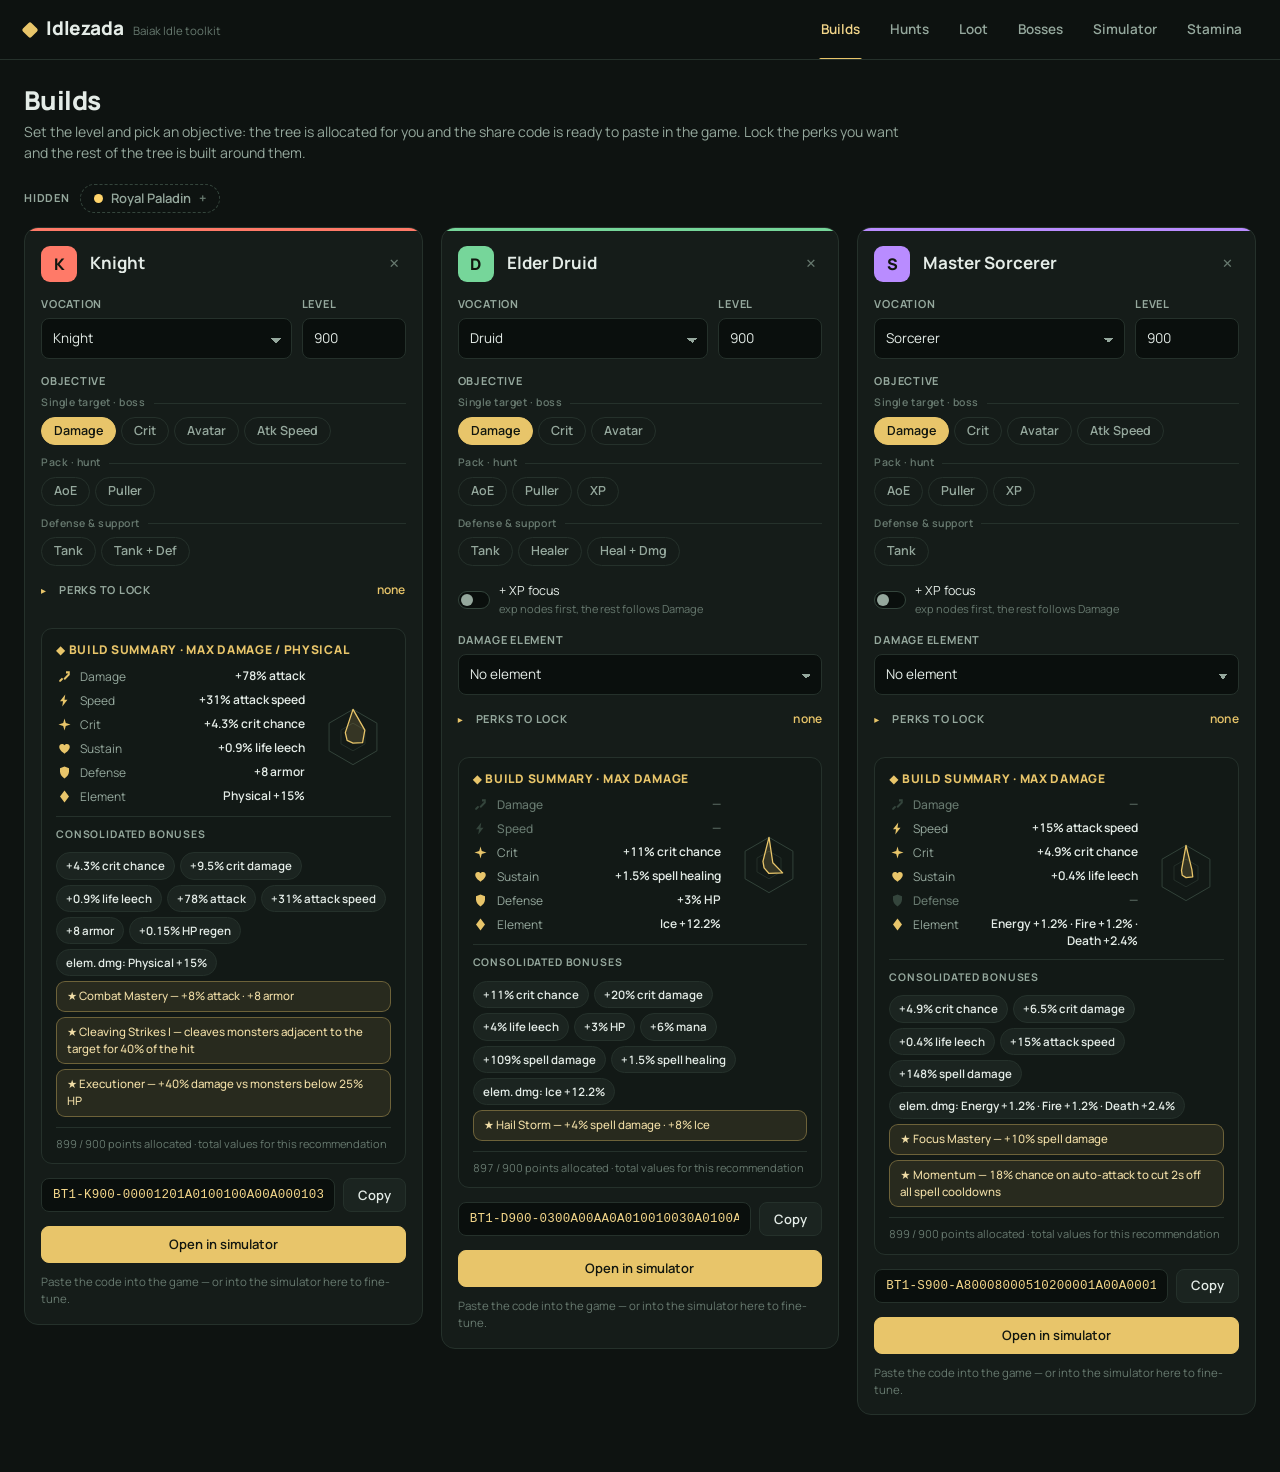
<file: public/index.html>
<!DOCTYPE html>
<html lang="en">
<head>
<meta charset="utf-8">
<meta name="viewport" content="width=device-width,initial-scale=1">
<meta name="color-scheme" content="dark">
<title>Idlezada — Baiak Idle toolkit</title>
<link rel="icon" href="favicon.svg" type="image/svg+xml">
<link rel="preconnect" href="https://fonts.googleapis.com">
<link rel="preconnect" href="https://fonts.gstatic.com" crossorigin>
<link rel="stylesheet" href="https://fonts.googleapis.com/css2?family=Manrope:wght@400;500;600;700;800&display=swap">
<link rel="stylesheet" href="styles.css?v=24">
</head>
<body>

<header class="topbar">
  <div class="brand">
    <span class="brand-mark" aria-hidden="true"></span>
    <span class="brand-name">Idlezada</span>
    <span class="brand-sub">Baiak Idle toolkit</span>
  </div>
  <nav class="navtabs" id="navtabs" aria-label="Sections">
    <button type="button" class="navtab on" data-view="builds">Builds</button>
    <button type="button" class="navtab" data-view="hunts">Hunts</button>
    <button type="button" class="navtab" data-view="loot">Loot</button>
    <button type="button" class="navtab" data-view="bosses">Bosses</button>
    <button type="button" class="navtab" data-view="sim">Simulator</button>
    <button type="button" class="navtab" data-view="stamina">Stamina</button>
  </nav>
</header>

<!-- ===== BUILDS ===== -->
<section class="view on" id="view-builds">
  <div class="wrap">
    <div class="vh">
      <h2>Builds</h2>
      <p>Set the level and pick an objective: the tree is allocated for you and the share code is ready to paste in the game. Lock the perks you want and the rest of the tree is built around them.</p>
    </div>
    <div class="hidden-builds" id="hidden-builds"></div>
    <div class="slots" id="slots"></div>
  </div>
</section>

<!-- ===== HUNTS ===== -->
<section class="view" id="view-hunts">
  <div class="wrap">
    <div class="vh">
      <h2>Hunts</h2>
      <p>Compare hunts by the XP your party makes per clear, and per hour once you save how long a clear takes.</p>
    </div>

    <div class="hparty" id="hunt-party-box">
      <div class="hparty-chars" id="hunt-chars"></div>
      <div class="hparty-opts">
        <label class="switch"><input type="checkbox" id="hunt-vip" checked><span>VIP <em>+10%</em></span></label>
        <label class="switch"><input type="checkbox" id="hunt-event"><span>Server event <em id="hunt-event-v">checking…</em></span></label>
        <label class="hparty-sel">Party leader <select id="hunt-leader"></select></label>
        <label class="hparty-lv" id="hunt-levelwrap" hidden>Level <input type="number" id="hunt-level" min="1" max="9999999" value="900"></label>
      </div>
    </div>

    <div class="hfind">
      <input type="search" id="hunt-q" placeholder="Add a hunt to compare: type a hunt or monster name" autocomplete="off" aria-label="Add a hunt to compare">
      <div class="hunt-sug" id="hunt-sug"></div>
    </div>

    <div class="hcmp" id="hunt-compare"></div>

    <div class="hlist-h">
      <h3>All hunts <span id="hunt-list-who"></span></h3>
      <label class="switch"><input type="checkbox" id="hunt-only"><span>Only hunts I can enter</span></label>
      <button type="button" class="cfg-toggle perks-h" id="charm-cfg-toggle" aria-expanded="false" aria-controls="charm-cfg"></button>
    </div>
    <div class="cfg-body hlist-cfg" id="charm-cfg" hidden></div>
    <div class="hunts-table" id="hunts-table"></div>

    <details class="howto">
      <summary>How the XP is computed</summary>
      <p>A clear is 10 waves: 4, 4, 5, 5, 6, 6, 7, 7 and 8 monsters drawn evenly from the hunt's list, then the wave-10 boss worth 2.5× its XP. Each monster's XP is the one the game client uses, including the extra multiplier of the level 1500 and 2000 hunts.</p>
      <p>The XP of a clear belongs to the party and is split: the leader keeps 40% in a trio (60% in a duo) and the others share the rest. Each character's part is then multiplied by the XP rate of their level and by their bonus: VIP, the live server event, the XP% of their tree in the Builds tab and the extra you type, added together. XP per clear is the sum of the parts, the number the game shows you. XP per hour is that divided by the time per clear you save.</p>
      <p><b>Hit with</b> is the element the whole pack takes the most damage from. <b>Protect from</b> groups the elements behind about 70% of the damage you take there.</p>
    </details>
  </div>
</section>

<!-- ===== LOOT ===== -->
<section class="view" id="view-loot">
  <div class="wrap">
    <div class="vh">
      <h2>Loot</h2>
      <p>Search an item to see which creature drops it and which hunt gives the most of it per clear. Star items to build a list, clear the search, and the hunts are ranked by how much of your list they cover.</p>
    </div>
    <div class="toolbar loot-bar">
      <div class="field lf-search"><span class="k">Item</span>
        <div class="lf-wrap">
          <input type="search" id="loot-search" placeholder="stone skin amulet" autocomplete="off" list="loot-items">
          <button type="button" class="lstar big off" id="loot-star" title="Search an item to star it">☆</button>
        </div>
        <datalist id="loot-items"></datalist>
      </div>
      <label class="field"><span class="k">Level</span><input type="number" id="loot-level" min="1" max="9999999" value="900"></label>
      <label class="field"><span class="k">Sort</span>
        <select id="loot-sort">
          <option value="clear">Most per clear</option>
          <option value="chance">Best drop chance</option>
          <option value="level">Level</option>
        </select></label>
    </div>
    <div class="loot-favs" id="loot-favs"></div>
    <div class="loot-info" id="loot-info"></div>
    <div class="loot-note" id="loot-note"></div>
    <div class="hunts-table" id="loot-table"></div>
    <details class="howto">
      <summary>How these numbers are computed</summary>
      <p>Chances come from the game bundle (<b>0.75%</b> means 750 per 100,000) and quantities assume a stackable item rolls 1 to max — the same assumptions that reproduce the recorded gold per clear exactly, on every hunt. Item <i>rarity</i> (Common/Uncommon/Rare…) is a separate roll served by the server and is not part of this.</p>
    </details>
  </div>
</section>

<!-- ===== BOSSES ===== -->
<section class="view" id="view-bosses">
  <div class="wrap">
    <div class="vh">
      <h2>Bosses</h2>
      <p>Every boss room with its real HP, the XP it gives, the elements it hits you with and what it drops, so you know what to protect against — and whether the room is worth it — before you walk in.</p>
    </div>
    <div class="toolbar bosses-bar">
      <input type="search" id="boss-search" placeholder="Search boss, rarity, element or item" autocomplete="off" aria-label="Search bosses">
      <select id="boss-sort" aria-label="Sort bosses">
        <option value="name">Name (A–Z)</option>
        <option value="hp-desc">HP (high → low)</option>
        <option value="hp-asc">HP (low → high)</option>
        <option value="level">Level</option>
        <option value="loot">Loot value (gold / kill)</option>
      </select>
      <label class="switch"><input type="checkbox" id="boss-favs"><span id="favs-label">★ Favorites</span></label>
      <button type="button" id="boss-suggest" title="Favorite the 40 meta farm bosses">Suggest 40</button>
      <span id="boss-count"></span>
    </div>
    <div class="bosses-grid" id="bosses-grid"></div>
    <details class="howto">
      <summary>How these numbers are computed</summary>
      <p>Real HP is the base HP × 4.5 for room bosses; cooperative bosses show the group base, which scales with players. XP is the real reward (base × 2.5). The damage bar splits the boss's damage by element, weighting targeted attacks above area ones. Loot is the boss's drop table from the game data: chance per kill (1% = 1,000 per 100,000), quantity (a stackable rolls 1 to max) and sell price; the gold per kill on the button is the average over many kills. Item rarity and the reward bag are handled by the server and are not part of it. Data comes from the game bundle; ✎ lets you override the elements on your own browser.</p>
    </details>
  </div>
</section>

<!-- ===== SIMULATOR ===== -->
<section class="view" id="view-sim">
  <div class="iframe-wrap"><iframe id="simFrame" title="Build Simulator"></iframe></div>
</section>

<!-- ===== STAMINA ===== -->
<section class="view" id="view-stamina">
  <div class="iframe-wrap"><iframe id="staminaFrame" title="Stamina Calculator"></iframe></div>
</section>

<script src="trees.js?v=24"></script>
<script src="engine.js?v=24"></script>
<script src="app.js?v=24"></script>
<script src="xprates.js?v=24"></script>
<script src="hunts.js?v=24"></script>
<script src="charms.js?v=24"></script>
<script src="hunt-model.js?v=24"></script>
<script src="loot.js?v=24"></script>
<script src="hunts-view.js?v=24"></script>
<script src="bosses.js?v=24"></script>
<script src="bosses-view.js?v=24"></script>
<script src="loot-view.js?v=24"></script>
</body>
</html>
</file>
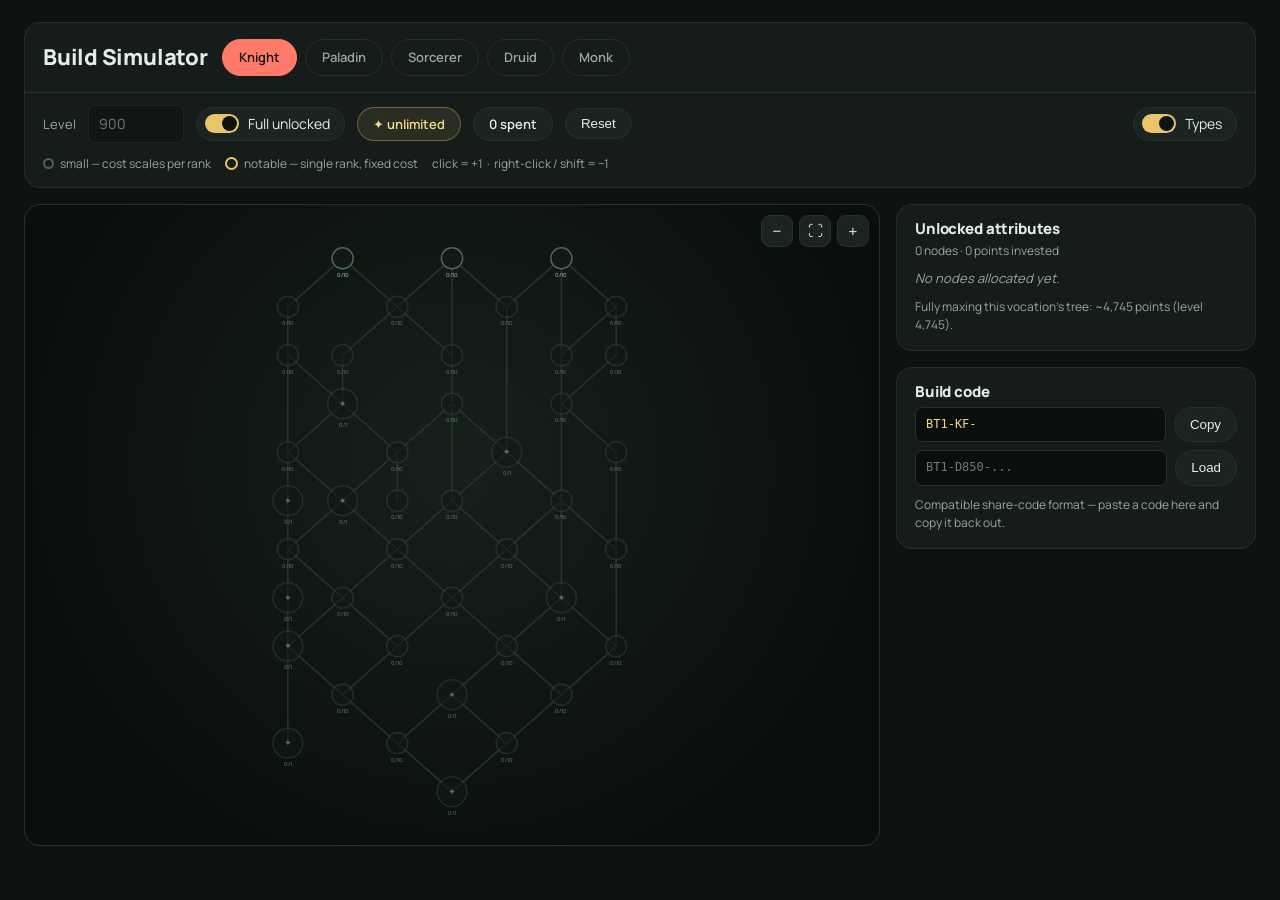
<file: public/simuladorbuild.html>
<!DOCTYPE html>
<html lang="pt-BR">
<head>
<meta charset="utf-8">
<meta name="viewport" content="width=device-width,initial-scale=1">
<title>Build Simulator — Idlezada</title>
<link rel="icon" href="favicon.svg" type="image/svg+xml">
<link rel="preconnect" href="https://fonts.googleapis.com">
<link rel="preconnect" href="https://fonts.gstatic.com" crossorigin>
<link rel="stylesheet" href="https://fonts.googleapis.com/css2?family=Manrope:wght@400;500;600;700;800&display=swap">
<style>
/* mesmo tema do site (styles.css V3): verde-escuro + dourado, Manrope */
:root{
  --bg:#0e1311; --panel:#151c19; --panel2:#1b2420; --line:#25312b; --line2:#34453c; --sunken:#0a0f0d;
  --txt:#e4ece7; --dim:#95a89d; --dimmer:#67796f; --gold:#e8c56a; --gold-hi:#f3d68a; --acc:#6fdc8c;
  --f-display:'Manrope',system-ui,-apple-system,'Segoe UI',Roboto,sans-serif;
  --f-body:'Manrope',system-ui,-apple-system,'Segoe UI',Roboto,sans-serif;
  --f-mono:ui-monospace,'Cascadia Mono',Menlo,Consolas,monospace;
}
*{box-sizing:border-box}
body{margin:0;background:var(--bg);color:var(--txt);font:14px/1.45 var(--f-body);-webkit-font-smoothing:antialiased}
:focus-visible{outline:2px solid var(--gold);outline-offset:2px;border-radius:4px}
h1{font:800 22px/1 var(--f-display);letter-spacing:-.01em;margin:0;color:var(--txt)}
.wrap{max-width:1320px;margin:0 auto;padding:22px 24px}
.card{background:var(--panel);border:1px solid var(--line);border-radius:16px}
.top{display:flex;align-items:center;gap:14px;flex-wrap:wrap;padding:16px 18px}
.tabs{display:flex;gap:8px;flex-wrap:wrap}
.tab{padding:8px 16px;border-radius:999px;border:1px solid var(--line);background:transparent;
  color:var(--dim);cursor:pointer;font-weight:600;font-size:13px;transition:.15s}
.tab:hover{color:var(--txt);border-color:var(--line2)}
.tab.on{color:#11160f}
.bar{display:flex;align-items:center;gap:12px;flex-wrap:wrap;padding:12px 18px;border-top:1px solid var(--line)}
.bar label{color:var(--dim);font-size:13px}
input[type=number],input[type=text]{background:var(--sunken);border:1px solid var(--line);color:var(--txt);
  border-radius:7px;padding:8px 10px;font:inherit}
input:focus{outline:0;border-color:rgba(232,197,106,.36);box-shadow:0 0 0 3px rgba(232,197,106,.13)}
input[type=number]{width:96px}
.sw{display:inline-flex;align-items:center;gap:9px;cursor:pointer;user-select:none;
  background:var(--panel2);border:1px solid var(--line);border-radius:999px;padding:6px 14px 6px 8px}
.sw i{width:34px;height:19px;border-radius:999px;background:var(--line2);position:relative;transition:.15s;flex:none}
.sw i::after{content:"";position:absolute;top:2px;left:2px;width:15px;height:15px;border-radius:50%;
  background:var(--bg);transition:.15s}
.sw.on i{background:var(--gold)}
.sw.on i::after{transform:translateX(15px)}
.pill{padding:7px 15px;border-radius:999px;background:var(--panel2);border:1px solid var(--line);
  font-weight:600;font-size:13px;white-space:nowrap}
.pill.gold{color:var(--gold-hi);border-color:rgba(232,197,106,.36);background:rgba(232,197,106,.1)}
.pill.over{color:#ff9b8b;border-color:rgba(255,122,104,.4)}
button{background:var(--panel2);border:1px solid var(--line);color:var(--txt);border-radius:999px;
  padding:7px 15px;font:600 13px/1 inherit;cursor:pointer;transition:.15s}
button:hover{border-color:var(--line2)}
.main{display:grid;grid-template-columns:1fr 360px;gap:16px;margin-top:16px;align-items:start}
@media(max-width:980px){.main{grid-template-columns:1fr}}
.treebox{position:relative;overflow:hidden;border-radius:16px;background:
  radial-gradient(circle at 50% 40%,#16211b 0%,#0a0f0d 72%);border:1px solid var(--line)}
.zoom{position:absolute;top:10px;right:10px;display:flex;gap:6px;z-index:5}
.zoom button{width:32px;height:32px;padding:0;border-radius:9px;font-size:15px}
svg{display:block;width:100%;height:640px;touch-action:none;cursor:grab}
svg.drag{cursor:grabbing}
.edge{stroke:#26352d;stroke-width:2.5}
.edge.on{stroke:#b79a4e}
.nd{cursor:pointer}
.nd circle.ring{fill:#111815;stroke:#2f4137;stroke-width:2.5}
.nd.on circle.ring{fill:#221f14}
.nd.can circle.ring{stroke:#4a6455}
.nd.max circle.ring{stroke-width:3}
.nd text{font:600 9px/1 var(--f-body);fill:#8fa398;text-anchor:middle;pointer-events:none;user-select:none}
.nd.on text{fill:#f0e6c8}
.nd .ic{font-size:15px;text-anchor:middle;pointer-events:none;user-select:none}
.side{display:flex;flex-direction:column;gap:16px}
.side h2{font:800 15px/1 var(--f-display);color:var(--txt);margin:0 0 6px;letter-spacing:-.01em}
.sub{color:var(--dim);font-size:12px;margin-bottom:10px}
.pad{padding:16px 18px}
.stats{max-height:400px;overflow:auto;display:flex;flex-direction:column;gap:5px}
.stat{background:var(--panel2);border-left:3px solid var(--acc);
  border-radius:6px;padding:7px 11px;font-size:13px;font-weight:600}
.stat.sp{border-left-color:var(--gold);background:rgba(232,197,106,.08);color:#f0dda6;font-weight:500;font-size:12.5px;line-height:1.4}
.empty{color:var(--dim);font-size:13px;font-style:italic}
.note{color:var(--dim);font-size:12px;margin-top:10px;line-height:1.5}
.codebox{display:flex;gap:8px;margin-top:8px}
.codebox input{flex:1;font-family:var(--f-mono);font-size:12px;color:var(--gold-hi)}
#tip{position:fixed;z-index:50;pointer-events:none;max-width:290px;background:#0a0f0d;
  border:1px solid #34453c;border-radius:10px;padding:11px 13px;font-size:12.5px;line-height:1.5;
  box-shadow:0 10px 30px #000a;opacity:0;transition:opacity .1s}
#tip.on{opacity:1}
#tip b{color:var(--gold)}
#tip .k{color:var(--dim)}
#tip .g{color:var(--acc)}
#tip .r{color:#ff9b8b}
.legend{display:flex;gap:14px;flex-wrap:wrap;color:var(--dim);font-size:12px;padding:0 18px 14px}
.legend span{display:inline-flex;align-items:center;gap:6px}
.dot{width:11px;height:11px;border-radius:50%;border:2px solid #4a6455;display:inline-block}
.dot.n{border-color:var(--gold);width:13px;height:13px}
</style>
</head>
<body>
<div class="wrap">

<div class="card">
  <div class="top">
    <h1>Build Simulator</h1>
    <div class="tabs" id="tabs"></div>
  </div>
  <div class="bar">
    <label for="lv">Level</label>
    <input type="number" id="lv" min="1" max="9999999" value="900">
    <div class="sw" id="full"><i></i><span>Full unlocked</span></div>
    <div class="pill gold" id="budget">&#10022; unlimited</div>
    <div class="pill" id="spent">0 spent</div>
    <button id="reset">Reset</button>
    <div class="sw on" id="types" style="margin-left:auto"><i></i><span>Types</span></div>
  </div>
  <div class="legend">
    <span><i class="dot"></i> small &mdash; cost scales per rank</span>
    <span><i class="dot n"></i> notable &mdash; single rank, fixed cost</span>
    <span>click = +1 &nbsp;&middot;&nbsp; right-click / shift = &minus;1</span>
  </div>
</div>

<div class="main">
  <div class="treebox">
    <div class="zoom">
      <button id="zo">&minus;</button><button id="zf">&#9974;</button><button id="zi">+</button>
    </div>
    <svg id="svg"><g id="cam"><g id="edges"></g><g id="nodes"></g></g></svg>
  </div>

  <div class="side">
    <div class="card pad">
      <h2>Unlocked attributes</h2>
      <div class="sub" id="cnt">0 nodes &middot; 0 points invested</div>
      <div class="stats" id="stats"></div>
      <div class="note" id="fullnote"></div>
    </div>
    <div class="card pad">
      <h2>Build code</h2>
      <div class="codebox">
        <input type="text" id="code" readonly>
        <button id="copy">Copy</button>
      </div>
      <div class="codebox">
        <input type="text" id="load" placeholder="BT1-D850-...">
        <button id="dold">Load</button>
      </div>
      <div class="note">Compatible share-code format &mdash; paste a code here and copy it back out.</div>
    </div>
  </div>
</div>
</div>

<div id="tip"></div>

<script src="trees.js?v=24"></script>
<script src="engine.js?v=24"></script>
<script>
const TREES = window.TREES;

const VOCS=['knight','paladin','sorcerer','druid','monk'];
const VNAME={knight:'Knight',paladin:'Paladin',sorcerer:'Sorcerer',druid:'Druid',monk:'Monk'};
const VCOL={knight:'#ff7a68',paladin:'#ffd46b',sorcerer:'#b98cff',druid:'#76d69a',monk:'#6fd3ee'};
const VLET={knight:'K',paladin:'P',sorcerer:'S',druid:'D',monk:'M'};
const LETV={K:'knight',P:'paladin',S:'sorcerer',D:'druid',M:'monk'};
const EL={physical:'physical',energy:'energy',earth:'earth',fire:'fire',ice:'ice',holy:'holy',death:'death'};

const SL={
  atkPct:v=>`+${v}% attack`, defFlat:v=>`+${v} def`, armorFlat:v=>`+${v} armor`,
  critChance:v=>`+${v}% crit chance`, critDmg:v=>`+${v}% crit damage`,
  lifeLeech:v=>`+${v}% life leech`, manaLeech:v=>`+${v}% mana leech`,
  hpPct:v=>`+${v}% HP`, manaPct:v=>`+${v}% mana`, expPct:v=>`+${v}% exp`, lootPct:v=>`+${v}% loot`,
  spellDmgPct:v=>`+${v}% spell damage`, attackSpeedPct:v=>`+${v}% attack speed`,
  spellHealPct:v=>`+${v}% spell healing`, hpRegenPct:v=>`+${v}% HP regen`,
  mpRegenPct:v=>`+${v}% mana regen`
};
const SORD=['critChance','critDmg','lifeLeech','manaLeech','atkPct','attackSpeedPct','armorFlat',
  'defFlat','hpPct','manaPct','expPct','lootPct','spellDmgPct','spellHealPct','hpRegenPct','mpRegenPct'];
const ELORD=['physical','energy','earth','fire','ice','holy','death'];

const SPL={
  dodge:v=>`${v}% chance to take 0 damage`,
  gift_of_life:v=>`Gift of Life: survives a lethal hit (cd ${v}s)`,
  momentum:v=>`${v}% chance on auto-attack to cut 2s off all spell cooldowns`,
  execute:v=>`+${v}% damage vs monsters below 25% HP`,
  element_pierce:v=>`ignores ${v}% of the monster's elemental resistance`,
  battle_instinct:v=>`+${v} def per monster in melee range`,
  chain:v=>`auto-attack jumps to +${v} nearby monster(s) (60% damage)`,
  slash:v=>`cleaves monsters adjacent to the target for ${v}% of the hit`,
  precision:v=>`${v}% chance of a full second attack`,
  tactics:v=>`+${v} tactics: aim, positioning and reaction (level 3 unlocks infinite kiting)`,
  avatar:v=>`${v}% chance, per hit or spell that lands, to enter Avatar form for 15s`
};

const CATC={def:'#7fb7ff',heal:'#8ff0b8',crit:'#ffb35c',energy:'#c78cff',speed:'#6fe6dc',
  leech:'#ff7f9e',regen:'#9fe37a',hp:'#ff8f7a',mana:'#6fa8ff',exp:'#ffd76a',loot:'#e8c56a',atk:'#e0a76a'};
function cat(p){
  if(!p) return 'atk';
  if(p.absorbPct) return 'def';
  if((p.spellHealPct||0)>0) return 'heal';
  if((p.critChance||0)>0||(p.critDmg||0)>0) return 'crit';
  if((p.spellDmgPct||0)>0) return 'energy';
  if((p.attackSpeedPct||0)>0) return 'speed';
  if((p.lifeLeech||0)>0||(p.manaLeech||0)>0) return 'leech';
  if((p.hpRegenPct||0)>0||(p.mpRegenPct||0)>0) return 'regen';
  if((p.hpPct||0)>0) return 'hp';
  if((p.manaPct||0)>0) return 'mana';
  if((p.expPct||0)>0) return 'exp';
  if((p.lootPct||0)>0) return 'loot';
  return 'atk';
}

/* ---------- engine ---------- */
const { nd, nextCost, totalCost, spent, fullCost, reach, allocCount, valid,
  connected, canAlloc, canDealloc, aggregate, sortedNodes, encode, decode } = window.Engine;
const fmt=x=>{const r=Math.round(x*100)/100; return String(r);};

/* ---------- state ---------- */
let VOC='knight', RANKS={}, LEVEL=900, FULL=true, TYPES=true;
const budget=()=>FULL?Number.MAX_SAFE_INTEGER:LEVEL;

/* ---------- layout ---------- */
const CW=88,RH=78,PAD=60;
const px=n=>PAD+n.col*CW, py=n=>PAD+n.tier*RH;
const $=id=>document.getElementById(id);
let cam={x:0,y:0,k:1};

function buildTabs(){
  $('tabs').innerHTML='';
  for(const v of VOCS){
    const b=document.createElement('div');
    b.className='tab'+(v===VOC?' on':''); b.textContent=VNAME[v];
    if(v===VOC){b.style.background=VCOL[v];b.style.borderColor=VCOL[v];}
    b.onclick=()=>{ VOC=v; RANKS={}; fit(); render(); };
    $('tabs').appendChild(b);
  }
}
function drawTree(){
  const E=$('edges'),N=$('nodes'); E.innerHTML=''; N.innerHTML='';
  const seen=new Set();
  for(const n of TREES[VOC]) for(const r of (n.requires||[])){
    const key=n.id<r?n.id+'|'+r:r+'|'+n.id; if(seen.has(key)) continue; seen.add(key);
    const a=nd(VOC,r); if(!a) continue;
    const l=document.createElementNS('http://www.w3.org/2000/svg','line');
    l.setAttribute('x1',px(n));l.setAttribute('y1',py(n));
    l.setAttribute('x2',px(a));l.setAttribute('y2',py(a));
    l.setAttribute('class','edge'); l.dataset.a=n.id; l.dataset.b=r;
    E.appendChild(l);
  }
  for(const n of TREES[VOC]){
    const g=document.createElementNS('http://www.w3.org/2000/svg','g');
    g.setAttribute('class','nd'); g.setAttribute('transform',`translate(${px(n)},${py(n)})`);
    g.dataset.id=n.id;
    const rr=n.kind==='notable'?24:17;
    const c=document.createElementNS('http://www.w3.org/2000/svg','circle');
    c.setAttribute('r',rr); c.setAttribute('class','ring'); g.appendChild(c);
    if(n.kind==='notable'){
      const t=document.createElementNS('http://www.w3.org/2000/svg','text');
      t.setAttribute('class','ic'); t.setAttribute('y',5); t.textContent='✦'; g.appendChild(t);
    }
    const lbl=document.createElementNS('http://www.w3.org/2000/svg','text');
    lbl.setAttribute('y',rr+13); g.appendChild(lbl);
    g.addEventListener('click',e=>{ e.preventDefault(); if(e.shiftKey) dealloc(n.id); else alloc(n.id); });
    g.addEventListener('contextmenu',e=>{ e.preventDefault(); dealloc(n.id); });
    g.addEventListener('mousemove',e=>showTip(e,n));
    g.addEventListener('mouseleave',hideTip);
    N.appendChild(g);
  }
}
function alloc(id){ if(canAlloc(VOC,RANKS,id,budget())){ RANKS[id]=(RANKS[id]||0)+1; render(); } }
function dealloc(id){
  if(!canDealloc(VOC,RANKS,id)) return;
  RANKS[id]=(RANKS[id]||0)-1; if(RANKS[id]<=0) delete RANKS[id]; render();
}

function render(){
  buildTabs();
  const bud=budget(), sp=spent(VOC,RANKS);
  for(const g of $('nodes').children){
    const n=nd(VOC,g.dataset.id), r=RANKS[n.id]||0;
    const on=r>0, mx=r>=n.maxRank, can=canAlloc(VOC,RANKS,n.id,bud);
    g.setAttribute('class','nd'+(on?' on':'')+(can?' can':'')+(mx?' max':''));
    const ring=g.querySelector('.ring');
    const col = n.kind==='notable' ? '#e8c56a' : (TYPES?CATC[cat(n.per)]:VCOL[VOC]);
    ring.setAttribute('stroke', on?col:(can?'#4a6455':'#2f4137'));
    ring.setAttribute('fill', on?'#221f14':'#111815');
    ring.style.filter = on?`drop-shadow(0 0 6px ${col}aa)`:'none';
    g.style.opacity = (on||can)?1:.55;
    const ic=g.querySelector('.ic'); if(ic) ic.setAttribute('fill',on?col:'#5a6b61');
    g.querySelector('text:last-child').textContent=`${r}/${n.maxRank}`;
  }
  for(const l of $('edges').children){
    const on=(RANKS[l.dataset.a]||0)>0&&(RANKS[l.dataset.b]||0)>0;
    l.setAttribute('class','edge'+(on?' on':''));
    if(on) l.setAttribute('stroke',VCOL[VOC]+'88');
    else l.removeAttribute('stroke');
  }
  $('spent').textContent=`${sp.toLocaleString('en-US')} spent`;
  $('spent').className='pill'+(!FULL&&sp>bud?' over':'');
  $('budget').textContent=FULL?'✦ unlimited':`${LEVEL.toLocaleString('en-US')} points`;
  $('full').className='sw'+(FULL?' on':'');
  $('types').className='sw'+(TYPES?' on':'');
  $('lv').disabled=FULL; $('lv').style.opacity=FULL?.45:1;
  $('cnt').textContent=`${allocCount(VOC,RANKS)} nodes · ${sp.toLocaleString('en-US')} points invested`;
  $('fullnote').textContent=`Fully maxing this vocation's tree: ~${fullCost(VOC).toLocaleString('en-US')} points (level ${fullCost(VOC).toLocaleString('en-US')}).`;
  renderStats();
  const code=encode(VOC,RANKS,FULL?null:LEVEL);
  $('code').value=code;
  history.replaceState(null,'','#'+code);
}
function renderStats(){
  const {bonus,absorb,elem,spec}=aggregate(VOC,RANKS);
  const box=$('stats'); box.innerHTML='';
  const add=(txt,sp)=>{const d=document.createElement('div');d.className='stat'+(sp?' sp':'');d.textContent=txt;box.appendChild(d);};
  for(const k of SORD) if(bonus[k]) add((SL[k]||(v=>`+${v} ${k}`))(fmt(bonus[k])));
  for(const k in bonus) if(!SORD.includes(k)&&bonus[k]) add((SL[k]||(v=>`+${v} ${k}`))(fmt(bonus[k])));
  for(const e of ELORD) if(absorb[e]) add(`+${fmt(absorb[e])}% ${EL[e]} protection`);
  if(elem.elementDmgPct) for(const e of ELORD) if(elem.elementDmgPct[e]) add(`+${fmt(elem.elementDmgPct[e])}% ${EL[e]} damage`);
  for(const k in spec) if(spec[k]) add((SPL[k]||(v=>`${k}: ${v}`))(fmt(spec[k])),true);
  if(!box.children.length){const d=document.createElement('div');d.className='empty';
    d.textContent='No nodes allocated yet.';box.appendChild(d);}
}

/* ---------- tooltip ---------- */
function showTip(e,n){
  const t=$('tip'), r=RANKS[n.id]||0;
  const lines=[];
  lines.push(`<b>${n.name}</b> <span class="k">&middot; ${n.kind==='notable'?'notable':'small'} &middot; tier ${n.tier}</span>`);
  lines.push(`<span class="k">Rank</span> ${r}/${n.maxRank}`);
  if(r<n.maxRank){
    const c=nextCost(n,r);
    const ok=canAlloc(VOC,RANKS,n.id,budget());
    const why = ok?'' : (!connected(VOC,RANKS,n.id)?' <span class="r">(not connected)</span>':' <span class="r">(not enough points)</span>');
    lines.push(`<span class="k">Next point</span> <span class="${ok?'g':'r'}">${c}</span>${why}`);
  }
  if(r>0) lines.push(`<span class="k">Invested here</span> ${totalCost(n,r)}`);
  lines.push(`<span class="k">Max (${n.maxRank})</span> ${totalCost(n,n.maxRank)}`);
  if(n.per){
    const ps=[];
    for(const k in n.per){
      const v=n.per[k];
      if(typeof v==='object'){
        for(const el in v) ps.push(k==='absorbPct'?`+${v[el]}% prot ${EL[el]}`:`+${v[el]}% dano ${EL[el]}`);
      } else ps.push((SL[k]||(x=>`+${x} ${k}`))(v));
    }
    lines.push(`<span class="k">Per rank:</span> ${ps.join(', ')}`);
  }
  if(n.desc) lines.push(`<span style="color:#f0dda6">${n.desc}</span>`);
  t.innerHTML=lines.join('<br>');
  t.classList.add('on');
  const pad=14; let x=e.clientX+pad, y=e.clientY+pad;
  const b=t.getBoundingClientRect();
  if(x+b.width>innerWidth-8) x=e.clientX-b.width-pad;
  if(y+b.height>innerHeight-8) y=e.clientY-b.height-pad;
  t.style.left=x+'px'; t.style.top=y+'px';
}
const hideTip=()=>$('tip').classList.remove('on');

/* ---------- camera ---------- */
function applyCam(){ $('cam').setAttribute('transform',`translate(${cam.x},${cam.y}) scale(${cam.k})`); }
function fit(){
  drawTree();
  const ns=TREES[VOC];
  const xs=ns.map(px), ys=ns.map(py);
  const w=Math.max(...xs)+PAD, h=Math.max(...ys)+PAD;
  const sv=$('svg').getBoundingClientRect();
  const k=Math.min(sv.width/w, sv.height/h)*0.95;
  cam.k=k; cam.x=(sv.width-w*k)/2; cam.y=(sv.height-h*k)/2;
  applyCam();
}
(function(){
  const sv=$('svg'); let drag=null;
  sv.addEventListener('pointerdown',e=>{ if(e.target.closest('.nd')) return;
    drag={x:e.clientX,y:e.clientY,cx:cam.x,cy:cam.y}; sv.classList.add('drag'); sv.setPointerCapture(e.pointerId); });
  sv.addEventListener('pointermove',e=>{ if(!drag) return;
    cam.x=drag.cx+(e.clientX-drag.x); cam.y=drag.cy+(e.clientY-drag.y); applyCam(); });
  sv.addEventListener('pointerup',e=>{ drag=null; sv.classList.remove('drag'); });
  sv.addEventListener('wheel',e=>{ e.preventDefault();
    const r=sv.getBoundingClientRect(), mx=e.clientX-r.left, my=e.clientY-r.top;
    const f=e.deltaY<0?1.12:1/1.12, nk=Math.min(3,Math.max(.3,cam.k*f));
    cam.x=mx-(mx-cam.x)*(nk/cam.k); cam.y=my-(my-cam.y)*(nk/cam.k); cam.k=nk; applyCam(); },{passive:false});
  const z=f=>{ const r=sv.getBoundingClientRect(), mx=r.width/2, my=r.height/2;
    const nk=Math.min(3,Math.max(.3,cam.k*f));
    cam.x=mx-(mx-cam.x)*(nk/cam.k); cam.y=my-(my-cam.y)*(nk/cam.k); cam.k=nk; applyCam(); };
  $('zi').onclick=()=>z(1.2); $('zo').onclick=()=>z(1/1.2); $('zf').onclick=fit;
})();

/* ---------- wiring ---------- */
$('full').onclick=()=>{ FULL=!FULL; render(); };
$('types').onclick=()=>{ TYPES=!TYPES; render(); };
$('lv').oninput=e=>{ LEVEL=Math.max(1,parseInt(e.target.value||'1',10)); render(); };
$('reset').onclick=()=>{ RANKS={}; render(); };
$('copy').onclick=()=>{ navigator.clipboard.writeText($('code').value);
  $('copy').textContent='Copiado!'; setTimeout(()=>$('copy').textContent='Copiar',1200); };
function loadCode(c){
  const d=decode(c); if(!d){ alert('Invalid code. Format: BT1-D850-A5F...'); return; }
  VOC=d.voc; RANKS=d.ranks;
  if(d.level==null) FULL=true; else { FULL=false; LEVEL=d.level; $('lv').value=d.level; }
  fit(); render();
}
$('dold').onclick=()=>loadCode($('load').value);
$('load').onkeydown=e=>{ if(e.key==='Enter') loadCode($('load').value); };
addEventListener('resize',()=>fit());

/* O "Open in simulator" da aba Builds navega este iframe trocando SO o fragmento
   (simuladorbuild.html#CODIGO). Trocar o fragmento nao recarrega o documento, entao
   ler o hash uma vez no load fazia a build certa aparecer somente no primeiro clique --
   nos seguintes o hash mudava e nada reagia, e o simulador ficava mostrando a vocacao e
   o level da build anterior. Escutar hashchange resolve na raiz, e de graca faz editar
   o hash na mao funcionar tambem. */
function loadFromHash(){
  const c = location.hash.slice(1);
  if(c.length > 5 && decode(c)){ loadCode(c); return true; }
  return false;
}
addEventListener('hashchange', loadFromHash);
if(!loadFromHash()){ fit(); render(); }
</script>
</body>
</html>
</file>
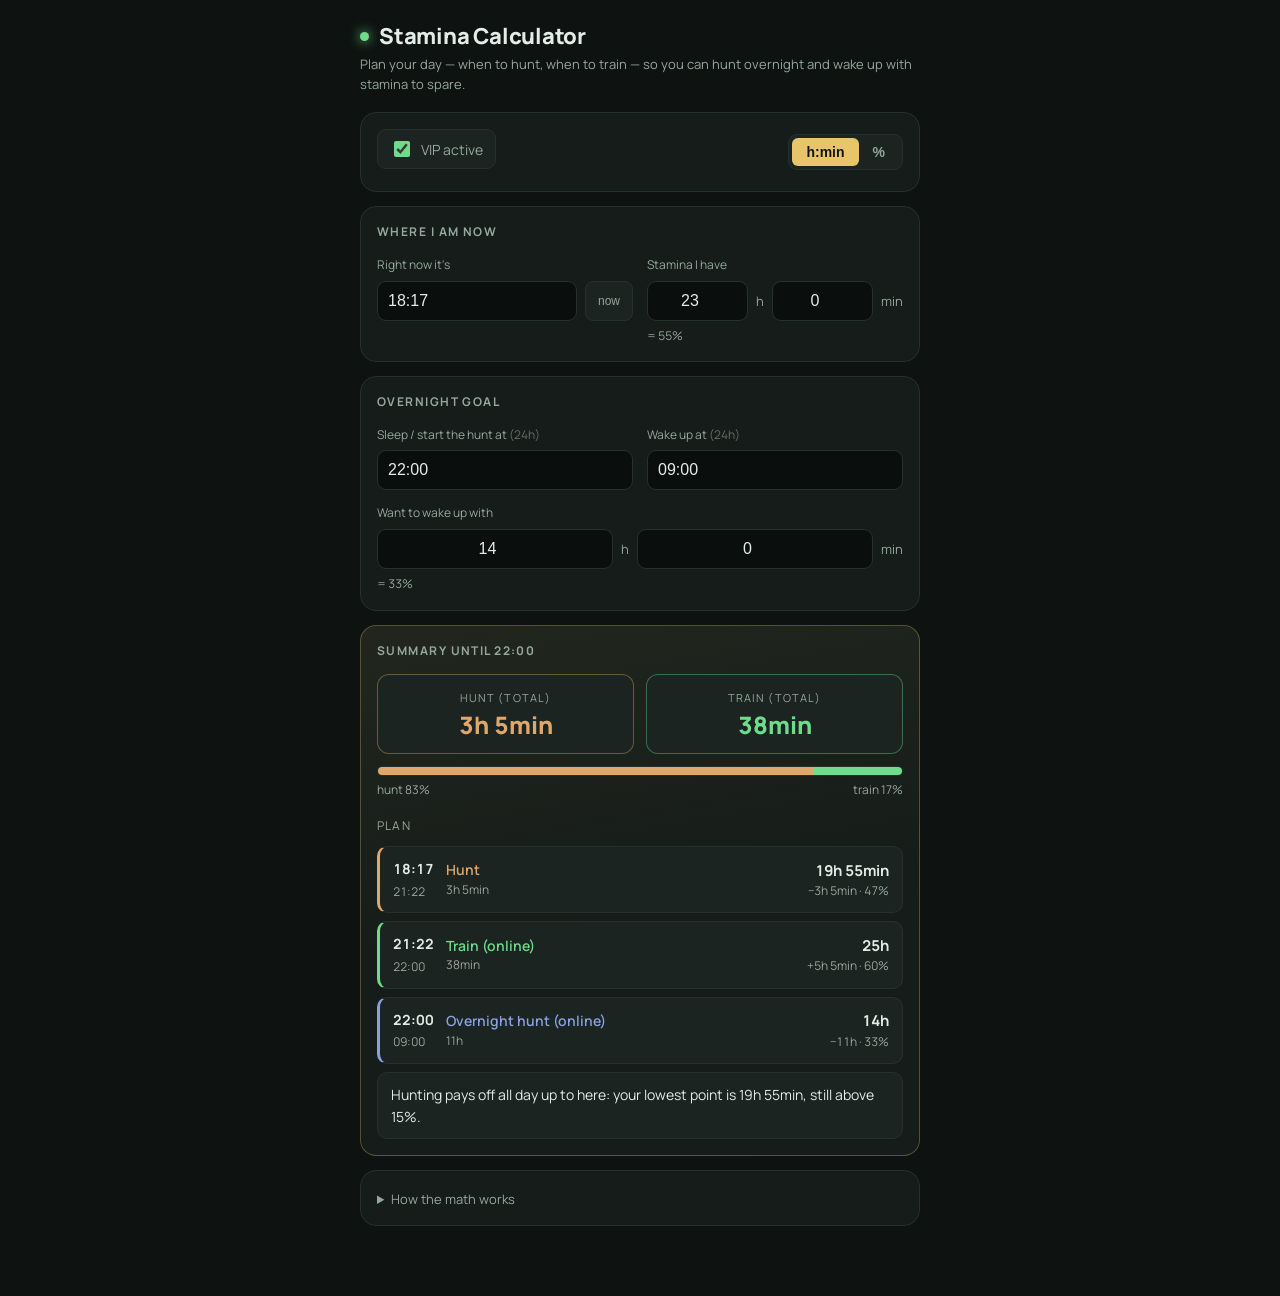
<file: public/stamina.html>
<!doctype html>
<html lang="en">
<head>
<meta charset="utf-8">
<meta name="viewport" content="width=device-width, initial-scale=1">
<title>Stamina Calculator — Idlezada</title>
<link rel="icon" href="favicon.svg" type="image/svg+xml">
<link rel="preconnect" href="https://fonts.googleapis.com">
<link rel="preconnect" href="https://fonts.gstatic.com" crossorigin>
<link rel="stylesheet" href="https://fonts.googleapis.com/css2?family=Manrope:wght@400;500;600;700;800&display=swap">
<style>
  /* mesmo tema do site (styles.css V3): verde-escuro + dourado, Manrope */
  :root{
    --bg:#0e1311; --panel:#151c19; --panel-2:#1b2420; --line:#25312b; --sunken:#0a0f0d;
    --ink:#e4ece7; --muted:#95a89d;
    --hunt:#e0a76a; --train:#6fdc8c; --night:#8aa0e0; --warn:#e8c56a; --danger:#ff7a68;
    --f-display:'Manrope',system-ui,-apple-system,'Segoe UI',Roboto,sans-serif;
    --f-body:'Manrope',system-ui,-apple-system,'Segoe UI',Roboto,sans-serif;
  }
  *{box-sizing:border-box} html,body{margin:0}
  body{
    background:var(--bg);
    color:var(--ink); font:15px/1.55 var(--f-body);
    -webkit-font-smoothing:antialiased; padding:24px 16px 56px;
  }
  .wrap{max-width:560px;margin:0 auto}
  h1{font:800 22px/1.1 var(--f-display);letter-spacing:-.01em;margin:0 0 6px;display:flex;align-items:center;gap:10px;color:var(--ink)}
  h1 .dot{width:9px;height:9px;border-radius:50%;background:var(--train);box-shadow:0 0 12px var(--train)}
  .lead{color:var(--muted);font-size:13px;margin:0 0 18px}

  .card{background:var(--panel);border:1px solid var(--line);border-radius:16px;padding:16px;margin-bottom:14px}
  .card h2{font-size:12px;text-transform:uppercase;letter-spacing:.12em;color:var(--muted);margin:0 0 14px;font-weight:700}
  .toprow{display:flex;justify-content:space-between;align-items:center;gap:12px;flex-wrap:wrap}
  .chip{display:inline-flex;align-items:center;gap:8px;background:var(--panel-2);border:1px solid var(--line);border-radius:9px;padding:8px 12px;cursor:pointer;user-select:none;font-size:14px}
  .chip input{accent-color:var(--train);width:16px;height:16px}
  .seg{display:inline-flex;background:var(--panel-2);border:1px solid var(--line);border-radius:9px;padding:3px}
  .seg button{border:0;background:transparent;color:var(--muted);padding:6px 14px;border-radius:6px;cursor:pointer;font-size:14px;font-weight:600}
  .seg button.on{background:var(--warn);color:#11160f}

  .row{display:flex;gap:14px;flex-wrap:wrap}
  .col{flex:1 1 130px;min-width:120px}
  label{display:block;font-size:12px;color:var(--muted);margin-bottom:6px}
  input[type=text],input[type=number]{width:100%;background:var(--sunken);border:1px solid var(--line);color:var(--ink);border-radius:9px;padding:10px;font-size:16px;font-variant-numeric:tabular-nums}
  input:focus{outline:0;border-color:rgba(232,197,106,.36);box-shadow:0 0 0 3px rgba(232,197,106,.13)}
  .timewrap{display:flex;gap:8px}
  .agora{background:var(--panel-2);border:1px solid var(--line);color:var(--muted);border-radius:8px;padding:0 12px;cursor:pointer;font-size:12px;white-space:nowrap}
  .agora:hover{color:var(--ink);border-color:var(--train)}
  .hm{display:flex;gap:8px;align-items:center}.hm input{text-align:center}.hm span{color:var(--muted);font-size:13px}
  .cap{font-size:12px;color:var(--muted);margin-top:6px;font-variant-numeric:tabular-nums}
  .hide{display:none !important}

  .result{background:linear-gradient(170deg,rgba(232,197,106,.06),transparent 55%),var(--panel);border-color:rgba(232,197,106,.3)}
  .heads{display:flex;gap:12px;margin-bottom:12px}
  .big{flex:1;background:var(--panel-2);border:1px solid var(--line);border-radius:12px;padding:14px;text-align:center}
  .big .k{font-size:11px;text-transform:uppercase;letter-spacing:.1em;color:var(--muted)}
  .big .v{font:800 24px/1.1 var(--f-display);margin-top:6px;font-variant-numeric:tabular-nums}
  .big.hunt{border-color:rgba(224,167,106,.4)}.big.hunt .v{color:var(--hunt)}
  .big.train{border-color:rgba(111,220,140,.4)}.big.train .v{color:var(--train)}
  .bar{height:10px;border-radius:6px;background:var(--sunken);border:1px solid var(--line);overflow:hidden;display:flex}
  .bar i{display:block;height:100%}.bar .h{background:var(--hunt)}.bar .t{background:var(--train)}
  .barlbl{display:flex;justify-content:space-between;font-size:12px;color:var(--muted);margin-top:5px}

  .roteiro{margin-top:18px}
  .rlabel{font-size:12px;text-transform:uppercase;letter-spacing:.1em;color:var(--muted);margin-bottom:10px}
  .step{display:flex;gap:12px;align-items:center;background:var(--panel-2);border:1px solid var(--line);border-left-width:3px;border-radius:10px;padding:11px 13px;margin-bottom:8px}
  .step.hunt{border-left-color:var(--hunt)} .step.train{border-left-color:var(--train)} .step.night{border-left-color:var(--night)}
  .step .tm{flex:0 0 auto;font-variant-numeric:tabular-nums;font-weight:700;font-size:14px;white-space:nowrap}
  .step .mid{flex:1;min-width:0}
  .step .act{font-weight:600;font-size:14px}
  .step.hunt .act{color:var(--hunt)} .step.train .act{color:var(--train)} .step.night .act{color:var(--night)}
  .step .dur{font-size:12px;color:var(--muted)}
  .step .aft{text-align:right;white-space:nowrap}
  .step .aft .v{font-weight:700;font-variant-numeric:tabular-nums}
  .step .aft .dl{font-size:12px;color:var(--muted);font-variant-numeric:tabular-nums}

  .tip{font-size:14px;margin-top:8px;padding:11px 13px;border-radius:10px;background:var(--panel-2);border:1px solid var(--line)}
  .tip.warn{background:rgba(232,197,106,.09);border-color:rgba(232,197,106,.32);color:#ffd9a8}
  .tip.bad{background:rgba(255,122,104,.09);border-color:rgba(255,122,104,.35);color:#ff9b8b}
  .tip b{color:var(--ink)}.tip.warn b,.tip.bad b{color:inherit}

  details{margin-top:2px}summary{cursor:pointer;color:var(--muted);font-size:13px}
  .info{font-size:13px;color:var(--muted);line-height:1.7;margin-top:8px}
  .info code{color:var(--ink);background:var(--panel-2);padding:1px 6px;border-radius:5px}
</style>
</head>
<body>
<div class="wrap">
  <h1><span class="dot"></span> Stamina Calculator</h1>
  <p class="lead">Plan your day — when to hunt, when to train — so you can hunt overnight and wake up with stamina to spare.</p>

  <div class="card">
    <div class="toprow">
      <label class="chip"><input type="checkbox" id="vip" checked> VIP active</label>
      <div class="seg" id="seg"><button data-m="hm" class="on">h:min</button><button data-m="pct">%</button></div>
    </div>
  </div>

  <div class="card">
    <h2>Where I am now</h2>
    <div class="row">
      <div class="col">
        <label>Right now it's <span style="opacity:.6"></span></label>
        <div class="timewrap"><input type="text" inputmode="numeric" maxlength="5" autocomplete="off" placeholder="HH:MM" id="tNow"><button class="agora" id="btnNow">now</button></div>
      </div>
      <div class="col">
        <label>Stamina I have</label>
        <div class="grp-hm hm"><input type="number" id="hNow" min="0" max="42" value="23"><span>h</span><input type="number" id="mNow" min="0" max="59" value="0"><span>min</span></div>
        <div class="grp-pct hide"><input type="number" id="pctNow" min="0" max="100" value="55"></div>
        <div class="cap" id="capNow"></div>
      </div>
    </div>
  </div>

  <div class="card">
    <h2>Overnight goal</h2>
    <div class="row">
      <div class="col"><label>Sleep / start the hunt at <span style="opacity:.6">(24h)</span></label><input type="text" inputmode="numeric" maxlength="5" autocomplete="off" placeholder="HH:MM" id="tSleep" value="22:00"></div>
      <div class="col"><label>Wake up at <span style="opacity:.6">(24h)</span></label><input type="text" inputmode="numeric" maxlength="5" autocomplete="off" placeholder="HH:MM" id="tWake" value="09:00"></div>
    </div>
    <div class="row" style="margin-top:14px">
      <div class="col">
        <label>Want to wake up with</label>
        <div class="grp-hm hm"><input type="number" id="hWake" min="0" max="42" value="14"><span>h</span><input type="number" id="mWake" min="0" max="59" value="0"><span>min</span></div>
        <div class="grp-pct hide"><input type="number" id="pctWake" min="0" max="100" value="33"></div>
        <div class="cap" id="capWake"></div>
      </div>
    </div>
  </div>

  <div class="card result" id="out"></div>

  <div class="card"><details><summary>How the math works</summary><div class="info" id="info"></div></details></div>
</div>

<script>
const MAX=2520, PEN=Math.round(MAX*0.15);   // 42h ; 15% = 378min (6h18)
const $=id=>document.getElementById(id);
let mode='hm';

const fmt=m=>{m=Math.round(m);if(m<=0)return'0min';const h=Math.floor(m/60),x=m%60;return h&&x?`${h}h ${x}min`:h?`${h}h`:`${x}min`;};
const clock=t=>{t=((t%1440)+1440)%1440;return String(Math.floor(t/60)).padStart(2,'0')+':'+String(Math.round(t%60)).padStart(2,'0');};
// aceita "HH:MM", "H:MM" ou só dígitos "HHMM"/"HMM"; clampa em 24h. vazio/invalido -> null.
const ptime=v=>{
  if(v==null) return null; v=String(v).trim(); if(!v) return null;
  let h,m;
  if(v.includes(':')){ const p=v.split(':'); h=parseInt(p[0],10); m=parseInt(p[1],10); }
  else { const d=v.replace(/\D/g,''); if(!d) return null;
    if(d.length<=2){ h=parseInt(d,10); m=0; } else { h=parseInt(d.slice(0,d.length-2),10); m=parseInt(d.slice(-2),10); } }
  if(!Number.isFinite(h)) return null; if(!Number.isFinite(m)) m=0;
  h=Math.max(0,Math.min(23,h)); m=Math.max(0,Math.min(59,m));
  return h*60+m;
};
const cl=(v,a,b)=>Math.max(a,Math.min(b,v));
const pct=m=>Math.round(m/MAX*100);

function readS(w){
  if(mode==='pct')return cl(+$('pct'+w).value||0,0,100)/100*MAX;
  return Math.min(MAX,cl(+$('h'+w).value||0,0,42)*60+cl(+$('m'+w).value||0,0,59));
}
const rate=()=>$('vip').checked?8:4;

function setMode(nm){
  if(nm===mode)return;
  ['Now','Wake'].forEach(w=>{const min=readS(w);
    if(nm==='pct')$('pct'+w).value=pct(min);
    else{$('h'+w).value=Math.floor(min/60);$('m'+w).value=Math.round(min%60);}});
  mode=nm;
  document.querySelectorAll('#seg button').forEach(b=>b.classList.toggle('on',b.dataset.m===nm));
  document.querySelectorAll('.grp-pct').forEach(e=>e.classList.toggle('hide',nm!=='pct'));
  document.querySelectorAll('.grp-hm').forEach(e=>e.classList.toggle('hide',nm!=='hm'));
  calc();
}

function step(cls,act,start,end,dur,delta,after){
  const sign=delta>=0?'+':'−';
  return `<div class="step ${cls}">
    <div class="tm">${clock(start)}<br><span style="font-weight:400;color:var(--muted);font-size:12px">${clock(end)}</span></div>
    <div class="mid"><div class="act">${act}</div><div class="dur">${fmt(dur)}</div></div>
    <div class="aft"><div class="v">${fmt(after)}</div><div class="dl">${sign}${fmt(Math.abs(delta))} · ${pct(after)}%</div></div>
  </div>`;
}

function calc(){
  const r=rate();
  const now=ptime($('tNow').value), sleep=ptime($('tSleep').value), wake=ptime($('tWake').value);
  const S0=readS('Now'), morning=readS('Wake');
  $('capNow').textContent = mode==='pct'?`= ${fmt(S0)}`:`= ${pct(S0)}%`;
  $('capWake').textContent= mode==='pct'?`= ${fmt(morning)}`:`= ${pct(morning)}%`;
  info(r);

  const out=$('out');
  if(now===null||sleep===null||wake===null){out.innerHTML=`<div class="tip warn">Fill in the times.</div>`;return;}

  let win=sleep-now; if(win<=0)win+=1440;
  let night=wake-sleep; if(night<=0)night+=1440;

  let need=morning+night, capped=false;
  if(need>MAX){capped=true;need=MAX;}

  const minR=Math.max(0,S0-win), maxR=Math.min(MAX,S0+win*r);
  let T,H,arrival,tip='',tipCls='';

  if(need>maxR+0.5){ T=win;H=0;arrival=maxR;
    tip=`Not enough time to recover it all. Even <b>training all day</b> you reach ${fmt(arrival)} and wake up with <b>${fmt(Math.max(0,arrival-night))}</b>. Start earlier or lower the goal.`;tipCls='bad';
  }else if(need<minR-0.5){ T=0;H=win;arrival=minR;
    tip=`Stamina to spare: you can <b>hunt all day</b> and still wake up with <b>${fmt(Math.max(0,arrival-night))}</b>.`;
  }else{ T=cl((need-S0+win)/(1+r),0,win);H=win-T;arrival=S0-H+T*r;
    const trough=S0-H, peak=arrival+H;
    if(trough>=PEN) tip=`Hunting pays off all day up to here: your lowest point is ${fmt(trough)}, still above 15%.`;
    else if(peak<=MAX){tip=`Train first so you don't hunt below 15% (otherwise XP and gold are halved).`;tipCls='warn';}
    else {tip=`A stretch will drop below 15% (gains ×0.5) — unavoidable in this window.`;tipCls='warn';}
  }

  // sequence of the day's blocks
  let seq=[];
  if(H>0.5&&T>0.5){
    const trough=S0-H, peak=arrival+H;
    seq = (trough>=PEN || peak>MAX) ? [['hunt',H],['train',T]] : [['train',T],['hunt',H]];
  } else if(T>0.5) seq=[['train',T]];
  else if(H>0.5) seq=[['hunt',H]];

  // build the plan
  let cur=S0, tc=now, rows='';
  for(const [type,dur] of seq){
    const end=tc+dur, delta=type==='hunt'?-dur:dur*r;
    cur=Math.min(MAX,Math.max(0,cur+delta));
    rows+=step(type, type==='hunt'?'Hunt':'Train (online)', tc, end, dur, delta, cur);
    tc=end;
  }
  const morningReal=Math.max(0,cur-night);
  if(night>0) rows+=step('night','Overnight hunt (online)', sleep, wake, night, -night, morningReal);

  const pH=win>0?Math.round(H/win*100):0;
  let html=`<h2>Summary until ${clock(sleep)}</h2>
    <div class="heads">
      <div class="big hunt"><div class="k">Hunt (total)</div><div class="v">${fmt(H)}</div></div>
      <div class="big train"><div class="k">Train (total)</div><div class="v">${fmt(T)}</div></div></div>
    <div class="bar"><i class="h" style="width:${pH}%"></i><i class="t" style="width:${100-pH}%"></i></div>
    <div class="barlbl"><span>hunt ${pH}%</span><span>train ${100-pH}%</span></div>
    <div class="roteiro"><div class="rlabel">Plan</div>${rows}</div>`;

  if(capped) html+=`<div class="tip warn">To hunt ${fmt(night)} and wake up with ${fmt(morning)} you'd need ${fmt(morning+night)} at ${clock(sleep)} — over the 42h cap. With a full tank, you wake up with <b>${fmt(MAX-night)}</b>.</div>`;
  if(morningReal<PEN && !capped) html+=`<div class="tip warn">You wake up below 15%: part of the night pays half.</div>`;
  html+=`<div class="tip ${tipCls}">${tip}</div>`;

  out.innerHTML=html;
}

function info(r){
  $('info').innerHTML=
    `Stamina: <code>0</code> to <code>42h</code> (the % is of that).<br>`+
    `Hunting spends <code>1×</code>. <b>Online</b> training recovers <code>${r}×</code> ${$('vip').checked?'(VIP)':'(no VIP; 4×)'} — i.e. 1h of training gives back ${fmt(r*60)}. <b>Offline</b> training is half.<br>`+
    `Below <code>15%</code> (${fmt(PEN)}) XP and gold are halved; drop is unchanged.<br>`+
    `Overnight the party hunts <b>online</b> and spends 1×/min. In <b>offline Hunt</b>, stamina isn't spent — so no buffer needed.`;
}

$('seg').addEventListener('click',e=>{const b=e.target.closest('button');if(b)setMode(b.dataset.m);});
['vip','tNow','tSleep','tWake','hNow','mNow','pctNow','hWake','mWake','pctWake'].forEach(id=>{$(id).addEventListener('input',calc);$(id).addEventListener('change',calc);});
// ao sair do campo de hora, reformata pra HH:MM 24h (ou limpa se invalido)
['tNow','tSleep','tWake'].forEach(id=>$(id).addEventListener('blur',()=>{const t=ptime($(id).value);$(id).value=(t==null)?'':clock(t);calc();}));
$('btnNow').addEventListener('click',()=>{const d=new Date();$('tNow').value=String(d.getHours()).padStart(2,'0')+':'+String(d.getMinutes()).padStart(2,'0');calc();});
(function(){const d=new Date();$('tNow').value=String(d.getHours()).padStart(2,'0')+':'+String(d.getMinutes()).padStart(2,'0');calc();})();
</script>
</body>
</html>
</file>
<file: public/styles.css>
/* ============================================================================
   Idlezada — tema V3.

   A identidade original do site (verde-escuro + dourado), refinada. Uma familia so,
   Manrope, com numeros tabulares: legibilidade primeiro, nada de fonte tematica
   (a V2 com fonte pixel foi rejeitada). Dourado e' a unica cor de acao; as 7 cores
   de elemento sao cor de DADO e sempre querem dizer um elemento.
   ============================================================================ */
:root{
  --bg:#0e1311; --bg2:#121916; --panel:#151c19; --raised:#1b2420; --sunken:#0a0f0d;
  --line:#25312b; --line2:#34453c;
  --txt:#e4ece7; --dim:#95a89d; --dimmer:#67796f;
  --torch:#e8c56a; --torch-hi:#f3d68a; --torch-ink:#11160f;
  --torch-soft:rgba(232,197,106,.10); --torch-line:rgba(232,197,106,.36);
  --good:#6fdc8c; --bad:#ff7a68; --info:#8fb3ff;

  --el-physical:#d9ccb4; --el-energy:#b98cff; --el-earth:#8fdc6a; --el-fire:#ff8a5c;
  --el-ice:#6fd3ee; --el-holy:#ffd86b; --el-death:#a6a9c4;

  --f-display:'Manrope',system-ui,-apple-system,'Segoe UI',Roboto,sans-serif;
  --f-body:'Manrope',system-ui,-apple-system,'Segoe UI',Roboto,sans-serif;
  --f-mono:ui-monospace,'Cascadia Mono',Menlo,Consolas,monospace;

  --r-sm:8px; --r:11px; --r-lg:14px;
  --topbar-h:60px;
  --gold:var(--torch); --gold-dim:#b79a4e; --acc:var(--good); --panel2:var(--raised);
}
*{box-sizing:border-box}
html{scroll-padding-top:calc(var(--topbar-h) + 12px)}
html,body{margin:0}
body{background:var(--bg);color:var(--txt);font:14px/1.5 var(--f-body);
  -webkit-font-smoothing:antialiased;min-height:100vh;font-variant-numeric:tabular-nums}
a{color:inherit}
b,strong{font-weight:700}
::selection{background:rgba(232,197,106,.32)}
:focus-visible{outline:2px solid var(--torch);outline-offset:2px;border-radius:4px}
@media (prefers-reduced-motion:reduce){*{transition:none!important;animation:none!important;scroll-behavior:auto!important}}

/* ---- top bar ------------------------------------------------------------ */
.topbar{position:sticky;top:0;z-index:30;display:flex;align-items:center;gap:22px;
  min-height:var(--topbar-h);padding:0 24px;
  background:rgba(14,19,17,.9);backdrop-filter:blur(10px);-webkit-backdrop-filter:blur(10px);
  border-bottom:1px solid var(--line)}
.brand{display:flex;align-items:baseline;gap:10px;flex:none}
.brand-mark{width:12px;height:12px;align-self:center;background:var(--torch);transform:rotate(45deg);border-radius:2px}
.brand-name{font:800 19px/1 var(--f-display);letter-spacing:-.01em;color:var(--txt)}
.brand-sub{font-size:11.5px;color:var(--dimmer)}
.navtabs{display:flex;gap:2px;margin-left:auto;overflow-x:auto;scrollbar-width:none;align-self:stretch}
.navtabs::-webkit-scrollbar{display:none}
.navtab{position:relative;background:none;border:0;border-radius:0;padding:0 14px;
  color:var(--dim);font:600 13.5px/1 var(--f-body);cursor:pointer;white-space:nowrap;transition:color .15s}
.navtab::after{content:"";position:absolute;left:12px;right:12px;bottom:-1px;height:2px;
  background:var(--torch);border-radius:2px 2px 0 0;transform:scaleX(0);transition:transform .2s}
.navtab:hover{color:var(--txt)}
.navtab.on{color:var(--torch-hi)}
.navtab.on::after{transform:scaleX(1)}
@media (max-width:760px){
  .topbar{flex-wrap:wrap;gap:0;padding:10px 14px 0}
  .brand{padding-bottom:6px}
  .navtabs{margin-left:0;width:100%;min-height:42px}
  .brand-sub{display:none}
}

/* ---- views -------------------------------------------------------------- */
.view{display:none}
.view.on{display:block}
.wrap{max-width:1320px;margin:0 auto;padding:26px 24px 56px}
@media (max-width:760px){.wrap{padding:18px 14px 44px}}
.iframe-wrap{width:100%;height:calc(100vh - var(--topbar-h))}
.iframe-wrap iframe{width:100%;height:100%;border:0;display:block;background:var(--bg)}

/* cabecalho de cada tela: o titulo diz onde voce esta, a linha diz pra que ela serve */
.vh{margin:0 0 20px;max-width:880px}
.vh h2{font:800 26px/1.1 var(--f-display);margin:0 0 6px;letter-spacing:-.02em;color:var(--txt)}
.vh p{margin:0;color:var(--dim);font-size:14px;line-height:1.55}

/* "como isso e' calculado": a explicacao existe, mas nao compete com a resposta */
.howto{margin-top:18px;border-top:1px solid var(--line);padding-top:12px;max-width:900px}
.howto summary{cursor:pointer;color:var(--dim);font-size:12.5px;font-weight:600;list-style:none;width:max-content}
.howto summary::-webkit-details-marker{display:none}
.howto summary::before{content:"+ ";color:var(--torch)}
.howto[open] summary::before{content:"− "}
.howto summary:hover{color:var(--txt)}
.howto p{color:var(--dim);font-size:12.5px;line-height:1.6;margin:8px 0 0}
.howto b{color:var(--txt)}
.note{color:var(--dim);font-size:12px;line-height:1.5}

/* ---- controles base ----------------------------------------------------- */
.field{display:flex;flex-direction:column;gap:6px;min-width:0}
.field > span.k,.field > .k{color:var(--dim);font-size:11px;font-weight:700;letter-spacing:.07em;text-transform:uppercase}
.field .k em{font-style:normal;text-transform:none;letter-spacing:0;font-weight:500;color:var(--dimmer)}
select,input[type=number],input[type=text],input[type=search],textarea{
  background:var(--sunken);border:1px solid var(--line);color:var(--txt);border-radius:var(--r-sm);
  padding:9px 11px;font:inherit;font-size:13.5px;transition:border-color .15s,box-shadow .15s}
select{cursor:pointer;padding-right:30px;appearance:none;-webkit-appearance:none;
  background-image:linear-gradient(45deg,transparent 50%,var(--dim) 50%),linear-gradient(135deg,var(--dim) 50%,transparent 50%);
  background-position:calc(100% - 15px) 55%,calc(100% - 10px) 55%;background-size:5px 5px;background-repeat:no-repeat}
input[type=number]{width:104px;font-variant-numeric:tabular-nums}
select:hover,input:hover,textarea:hover{border-color:var(--line2)}
select:focus,input:focus,textarea:focus{outline:0;border-color:var(--torch-line);box-shadow:0 0 0 3px rgba(232,197,106,.13)}
input::placeholder,textarea::placeholder{color:var(--dimmer)}

button{background:var(--raised);border:1px solid var(--line);color:var(--txt);border-radius:var(--r-sm);
  padding:9px 14px;font:600 13px/1 var(--f-body);cursor:pointer;transition:border-color .15s,background .15s,color .15s;white-space:nowrap}
button:hover{border-color:var(--line2);background:#212c27}
button:disabled{opacity:.4;cursor:default}
button.gold{background:var(--torch);border-color:var(--torch);color:var(--torch-ink)}
button.gold:hover{background:var(--torch-hi);border-color:var(--torch-hi)}

/* interruptor: checkbox de verdade, desenhado como chave */
.switch{display:inline-flex;align-items:center;gap:9px;cursor:pointer;user-select:none;
  font-size:13px;color:var(--dim);min-height:36px}
.switch input{appearance:none;-webkit-appearance:none;width:32px;height:18px;border-radius:999px;margin:0;flex:none;
  background:var(--sunken);border:1px solid var(--line2);position:relative;cursor:pointer;transition:background .15s,border-color .15s}
.switch input::after{content:"";position:absolute;top:2px;left:2px;width:12px;height:12px;border-radius:50%;
  background:var(--dim);transition:transform .15s,background .15s}
.switch input:checked{background:var(--torch-soft);border-color:var(--torch-line)}
.switch input:checked::after{transform:translateX(14px);background:var(--torch)}
.switch:hover{color:var(--txt)}
.switch em{font-style:normal;color:var(--dimmer);font-size:12px}
.switch.limit span{color:var(--bad)}
/* legado: .chip2 ainda pode vir de markup antigo */
.chip2{display:inline-flex;align-items:center;gap:7px;cursor:pointer;font-size:13px;color:var(--dim)}

.toolbar{display:flex;gap:12px;align-items:flex-end;flex-wrap:wrap;margin-bottom:18px;
  padding:14px;background:var(--panel);border:1px solid var(--line);border-radius:var(--r-lg)}

/* chips de elemento (texto) */
.el{display:inline-flex;align-items:center;gap:4px;font-size:11px;font-weight:700;text-transform:capitalize;
  padding:3px 8px;border-radius:6px;border:1px solid transparent;line-height:1.3;white-space:nowrap}
.el b{font-weight:700;font-variant-numeric:tabular-nums;opacity:.85}
.el-physical{color:var(--el-physical);background:rgba(217,204,180,.10);border-color:rgba(217,204,180,.22)}
.el-fire{color:var(--el-fire);background:rgba(255,138,92,.11);border-color:rgba(255,138,92,.26)}
.el-ice{color:var(--el-ice);background:rgba(111,211,238,.10);border-color:rgba(111,211,238,.24)}
.el-energy{color:var(--el-energy);background:rgba(185,140,255,.11);border-color:rgba(185,140,255,.26)}
.el-earth{color:var(--el-earth);background:rgba(143,220,106,.10);border-color:rgba(143,220,106,.24)}
.el-holy{color:var(--el-holy);background:rgba(255,216,107,.10);border-color:rgba(255,216,107,.24)}
.el-death{color:var(--el-death);background:rgba(166,169,196,.11);border-color:rgba(166,169,196,.24)}
.el-empty{color:var(--dimmer);font-size:11.5px;font-style:italic}

/* cor de elemento como variavel, pra faixa e pra barra de dano */
.es-physical{--c:var(--el-physical)} .es-energy{--c:var(--el-energy)} .es-earth{--c:var(--el-earth)}
.es-fire{--c:var(--el-fire)} .es-ice{--c:var(--el-ice)} .es-holy{--c:var(--el-holy)} .es-death{--c:var(--el-death)}

/* ======================================================================== */
/* BUILDS                                                                   */
/* ======================================================================== */
.slots{display:grid;grid-template-columns:repeat(3,1fr);gap:18px;align-items:start}
.slots.n1{grid-template-columns:minmax(0,560px)}
.slots.n2{grid-template-columns:repeat(2,1fr)}
.slots.n4{grid-template-columns:repeat(4,1fr);gap:14px}
@media(max-width:1340px){.slots.n4{grid-template-columns:repeat(2,1fr);gap:18px}}
@media(max-width:1000px){.slots,.slots.n2,.slots.n4{grid-template-columns:1fr}}

.slot{position:relative;background:var(--panel);border:1px solid var(--line);border-radius:var(--r-lg);
  padding:18px 16px 16px;display:flex;flex-direction:column;gap:14px;overflow:hidden}
/* a cor da vocacao entra como um filete no topo: identifica o card sem pintar ele inteiro */
.slot::before{content:"";position:absolute;inset:0 0 auto;height:3px;background:var(--vc,var(--torch))}
.slot .head{display:flex;align-items:center;gap:11px}
.slot .avatar{width:36px;height:36px;border-radius:9px;flex:none;display:grid;place-items:center;
  font:800 16px/1 var(--f-display);color:var(--torch-ink)}
.slot input.label{flex:1;min-width:0;background:transparent;border:0;border-bottom:1px dashed transparent;
  color:var(--txt);font:700 17px/1.2 var(--f-display);padding:3px 2px 4px;border-radius:0;box-shadow:none}
.slot input.label:hover{border-bottom-color:var(--line2)}
.slot input.label:focus{border-bottom-color:var(--torch);box-shadow:none}
.card-hide{background:none;border:0;color:var(--dimmer);font-size:13px;padding:6px;border-radius:6px;flex:none;line-height:1}
.card-hide:hover{color:var(--bad);background:rgba(255,122,104,.08)}

.hidden-builds{display:flex;flex-wrap:wrap;gap:8px;align-items:center;margin:0 0 14px}
.hidden-builds:empty{margin:0}
.hb-k{color:var(--dim);font-size:11px;font-weight:700;text-transform:uppercase;letter-spacing:.07em;margin-right:2px}
.hb{display:inline-flex;align-items:center;gap:8px;background:transparent;border:1px dashed var(--line2);
  border-radius:999px;color:var(--dim);font-size:13px;padding:7px 13px}
.hb:hover{color:var(--txt);border-color:var(--hb);border-style:solid;background:transparent}
.hb-dot{width:9px;height:9px;border-radius:50%;background:var(--hb);flex:none}
.hb-plus{color:var(--dimmer);font-weight:700}
.hb:hover .hb-plus{color:var(--hb)}

.row2{display:flex;gap:10px;flex-wrap:wrap}
.row2 .field select{width:100%}

.objgroups{display:flex;flex-direction:column;gap:10px}
.objgroup{display:flex;flex-direction:column;gap:6px}
.objgroup-k{color:var(--dimmer);font-size:10.5px;font-weight:600;letter-spacing:.05em;display:flex;align-items:center;gap:8px}
.objgroup-k::after{content:"";flex:1;height:1px;background:var(--line)}
.objs{display:flex;gap:5px;flex-wrap:wrap}
.xpsw{margin-top:10px;font-size:12.5px;color:var(--txt)}
.xpsw em{display:block;font-size:11px}
.obj{padding:7px 12px;border-radius:999px;border:1px solid var(--line);background:transparent;
  color:var(--dim);font:600 12.5px/1 var(--f-body)}
.obj:hover{color:var(--txt);border-color:var(--line2);background:var(--raised)}
.obj.on{color:var(--torch-ink);background:var(--torch);border-color:var(--torch)}

/* perks travados */
.perks-h{display:flex;align-items:center;gap:8px;width:100%;background:none;border:0;padding:4px 0;border-radius:6px;
  color:var(--dim);font:700 11px/1 var(--f-body);text-transform:uppercase;letter-spacing:.07em;text-align:left}
.perks-h:hover{color:var(--txt);background:none}
.perks-caret{color:var(--torch);font-size:10px;width:10px}
.perks-t{flex:1}
.perks-n{color:var(--torch);letter-spacing:.02em;text-transform:none;font-weight:600;font-size:12px}
.perks{display:flex;flex-direction:column;gap:2px;margin-top:8px;max-height:300px;overflow-y:auto;padding-right:4px;
  scrollbar-width:thin;scrollbar-color:var(--line2) transparent}
.perks[hidden]{display:none}
.perks-hint{margin:0 0 6px;padding:0 2px;color:var(--dimmer);font-size:11.5px;line-height:1.45}
.perk{display:flex;gap:10px;align-items:flex-start;padding:8px 9px;border-radius:9px;border:1px solid transparent;cursor:pointer;transition:background .12s,border-color .12s}
.perk:hover{background:var(--raised)}
.perk.on{background:var(--torch-soft);border-color:var(--torch-line)}
.perk input{margin:2px 0 0;accent-color:var(--torch);flex:none;cursor:pointer;width:15px;height:15px}
.perk-b{display:flex;flex-direction:column;gap:2px;min-width:0;flex:1}
.perk-top{display:flex;gap:8px;align-items:baseline}
.perk-name{font-size:13px;font-weight:600;color:var(--txt);flex:1;min-width:0}
.perk.on .perk-name{color:var(--torch-hi)}
.perk-cost{font-size:11px;font-weight:700;color:var(--dimmer);font-variant-numeric:tabular-nums}
.perk-cost::after{content:" pts";font-weight:500}
.perk-eff{font-size:11.5px;line-height:1.45;color:var(--dim)}
.perk.tac{cursor:default;align-items:center;padding-bottom:10px;margin-bottom:4px;border-bottom:1px solid var(--line);border-radius:9px 9px 0 0}
.perk.tac:hover{background:none}
.perk.tac.on{background:var(--torch-soft);border-color:var(--torch-line)}
.tac-step{display:flex;align-items:center;gap:3px;flex:none}
.tac-b{width:26px;height:26px;padding:0;border-radius:7px;font:700 15px/1 var(--f-body)}
.tac-b:hover:not(:disabled){border-color:var(--torch-line);color:var(--torch)}
.tac-n{min-width:22px;text-align:center;font:800 14px/1 var(--f-display);color:var(--dimmer);font-variant-numeric:tabular-nums}
.perk.tac.on .tac-n{color:var(--torch)}

.warn,.info{font-size:12.5px;border-radius:var(--r);padding:10px 12px;line-height:1.5;border:1px solid}
.warn{color:#ffd9a8;background:rgba(232,197,106,.08);border-color:rgba(232,197,106,.3)}
.info{color:#bcd0ff;background:rgba(143,179,255,.07);border-color:rgba(143,179,255,.25)}
.warn + .info,.warn + .warn,.info + .warn{margin-top:7px}

/* resumo da build */
.sum{background:var(--bg2);border:1px solid var(--line);border-radius:var(--r);padding:13px 14px 11px;display:flex;flex-direction:column;gap:10px}
.sum-title{font:800 12px/1.3 var(--f-display);letter-spacing:.06em;text-transform:uppercase;color:var(--torch)}
.sum-body{display:flex;gap:10px;align-items:center}
.sum-cats{flex:1;display:flex;flex-direction:column;gap:6px;min-width:0}
.cat{display:grid;grid-template-columns:16px 60px 1fr;align-items:start;gap:8px;font-size:12px}
.cat .ci-wrap{display:grid;place-items:center;padding-top:1px}
.cat .ci{width:15px;height:15px;fill:var(--torch)}
.cat .cl{color:var(--dim)}
.cat .cv{color:var(--txt);font-weight:600;text-align:right;line-height:1.35}
.cat.off .ci{fill:var(--line2)}
.cat.off .cl,.cat.off .cv{color:var(--dimmer);font-weight:500}
.sum-gauge{flex:none;width:76px;height:76px;display:grid;place-items:center}
.gauge{width:76px;height:76px}
.gauge .g-hex{fill:none;stroke:var(--line2);stroke-width:1.1}
.gauge .g-hex2{stroke:var(--line)}
.gauge .g-poly{fill:rgba(232,197,106,.17);stroke:var(--torch);stroke-width:1.5;stroke-linejoin:round}
.sum-bonus-h{font-size:10.5px;font-weight:700;letter-spacing:.08em;text-transform:uppercase;color:var(--dim);border-top:1px solid var(--line);padding-top:10px}
.sum-pills{display:flex;flex-wrap:wrap;gap:5px}
.pill2{background:var(--raised);border:1px solid var(--line);border-radius:999px;padding:4px 9px;font-size:11.5px;font-weight:600;color:var(--txt)}
.pill2.sp{flex-basis:100%;border-radius:9px;background:var(--torch-soft);border-color:var(--torch-line);color:#f0dda6;font-weight:500;line-height:1.45;padding:6px 10px}
.pill2.sp b{color:var(--torch-hi)}
.pill2 .lock{font-size:9.5px;font-weight:800;text-transform:uppercase;letter-spacing:.06em;color:var(--torch-ink);background:var(--torch);border-radius:4px;padding:1px 5px;margin-right:2px;vertical-align:1px}
.pill2.off{background:none;border:0;color:var(--dim);font-style:italic;font-weight:400;padding-left:0}
.sum-foot{font-size:11px;color:var(--dimmer);border-top:1px solid var(--line);padding-top:8px;font-variant-numeric:tabular-nums}

.codebox{display:flex;gap:8px}
.codebox input{flex:1;min-width:0;font:12.5px var(--f-mono);letter-spacing:.02em;color:var(--torch-hi)}
.slot .actions{display:flex;gap:8px}
.slot .actions button{flex:1;padding:11px 14px}
.slot > .note{color:var(--dimmer);font-size:11.5px;margin-top:-4px}

/* ======================================================================== */
/* HUNTS                                                                    */
/* ======================================================================== */
/* a party: um cartao por personagem, o lider marcado em dourado */
.hparty{display:flex;flex-direction:column;gap:12px;margin-bottom:18px}
.hparty-chars{display:grid;grid-template-columns:repeat(auto-fill,minmax(200px,1fr));gap:10px}
.pc{background:var(--panel);border:1px solid var(--line);border-left:3px solid var(--vc);border-radius:var(--r);
  padding:11px 13px;display:flex;flex-direction:column;gap:4px}
.pc.lead{border-color:var(--torch-line);border-left-color:var(--vc);background:linear-gradient(var(--torch-soft),var(--torch-soft)),var(--panel)}
.pc.out{opacity:.5}
.pc-top{display:flex;align-items:baseline;gap:8px}
.pc-dot{display:none}
.pc-n{font-size:14.5px;color:var(--txt)}
.pc-lv{margin-left:auto;color:var(--dim);font-size:12.5px;font-variant-numeric:tabular-nums}
.pc-role{color:var(--dimmer);font-size:12px}
.pc.lead .pc-role{color:var(--torch)}
.pc-bonus{color:var(--dim);font-size:12.5px;margin-top:4px}
.pc-tot{color:var(--good);font-weight:800;font-size:17px;font-variant-numeric:tabular-nums}
.pc-extra{display:flex;align-items:center;gap:6px;color:var(--dimmer);font-size:12px}
.pc-extra input{width:52px;padding:3px 7px;text-align:right}
.pc-empty{color:var(--dim);font-size:13.5px;padding:12px 14px;border:1px dashed var(--line2);border-radius:var(--r)}
.hparty-opts{display:flex;flex-wrap:wrap;align-items:center;gap:10px 22px;color:var(--dim);font-size:13px}
.hparty-sel,.hparty-lv{display:inline-flex;align-items:center;gap:8px}
.hparty-lv input{width:90px}
.hparty-opts [hidden]{display:none}

/* busca: uma linha so, as sugestoes flutuam embaixo */
.hfind{position:relative;margin-bottom:12px}
.hfind input{width:100%;font-size:15px;padding:12px 14px;border-radius:var(--r)}
.hunt-sug{position:absolute;z-index:20;top:calc(100% + 4px);left:0;right:0;display:flex;flex-direction:column;
  background:var(--panel);border:1px solid var(--line2);border-radius:var(--r);box-shadow:0 12px 30px rgba(0,0,0,.4);overflow:hidden}
.hunt-sug:empty,.hunt-sug[hidden]{display:none}
.hsug{display:flex;justify-content:space-between;align-items:baseline;gap:10px;text-align:left;background:transparent;border:0;
  border-bottom:1px solid var(--line);border-radius:0;padding:10px 14px;font:600 13.5px/1.2 var(--f-body);color:var(--txt)}
.hsug:last-child{border-bottom:0}
.hsug em{font-style:normal;font-weight:500;color:var(--dimmer);font-size:12px;white-space:nowrap}
.hsug:hover,.hsug:focus{background:var(--raised)}

/* o comparativo: hunts nas colunas, perguntas nas linhas */
.hcmp{margin-bottom:26px}
.hcmp-empty{color:var(--dim);font-size:13.5px;padding:16px;border:1px dashed var(--line2);border-radius:var(--r-lg);text-align:center}
.pick-ico{display:inline-grid;place-items:center;width:20px;height:20px;border-radius:6px;border:1px solid var(--line2);color:var(--torch);font-weight:800;font-size:13px;line-height:1}
.hcmp-scroll{overflow-x:auto;max-width:100%;width:max-content;border:1px solid var(--line);border-radius:var(--r-lg);background:var(--panel)}
.hcmp-t{border-collapse:collapse}
.hcmp-t th,.hcmp-t td{padding:7px 12px;text-align:left;vertical-align:middle;border-top:1px solid var(--line)}
.hcmp-t thead th{border-top:0;background:var(--bg2);vertical-align:bottom;padding-top:9px;padding-bottom:9px}
.hcmp-t tbody th{color:var(--dim);font-size:12px;font-weight:600;white-space:nowrap}
.hcmp-t td{width:210px;min-width:210px}
.hcmp-t td + td,.hcmp-t th + th{border-left:1px solid var(--line)}
.hc-hunt{position:relative;padding-right:32px!important}
.hc-name{display:block;font-size:14px;font-weight:700;color:var(--txt);text-transform:capitalize}
.hc-lv{display:block;font-size:11.5px;color:var(--dimmer);font-weight:500}
.hc-lv.bad{color:var(--bad)}
.hc-x{position:absolute;top:7px;right:7px;width:22px;height:22px;padding:0;border-radius:6px;background:transparent;
  border:1px solid transparent;color:var(--dimmer);font-size:15px;line-height:1}
.hc-x:hover{color:var(--bad);border-color:var(--line2)}
.hc-big{font-size:18px;font-weight:800;color:var(--txt);font-variant-numeric:tabular-nums;letter-spacing:-.01em;margin-right:6px}
.hcmp-t small{color:var(--dimmer);font-size:11.5px}
.hcmp-t td.best .hc-big,.hc-gold.best{color:var(--torch-hi)}
.hcmp-t td.best{background:var(--torch-soft)}
.hc-key th{color:var(--txt)!important}
.hc-run{display:flex;gap:6px;align-items:center}
.hc-run label{display:inline-flex;align-items:center;gap:3px;color:var(--dimmer);font-size:11.5px}
.hc-run input{padding:4px 6px;font-variant-numeric:tabular-nums;text-align:right}
.hc-run input[data-run-xp]{width:52px}
.hc-run input[type=number]{width:40px;-moz-appearance:textfield}
.hc-run input[type=number]::-webkit-inner-spin-button,.hc-run input[type=number]::-webkit-outer-spin-button{-webkit-appearance:none;margin:0}
.hc-split{display:grid;gap:2px}
.hc-who{display:grid;grid-template-columns:1fr auto auto;gap:8px;align-items:baseline;font-size:12.5px;border-left:2px solid var(--vc);padding-left:7px}
.hc-who i{font-style:normal;color:var(--dim);white-space:nowrap;overflow:hidden;text-overflow:ellipsis}
.hc-who b{color:var(--txt);font-variant-numeric:tabular-nums}
.hc-who em{font-style:normal;color:var(--dimmer);font-size:11px;font-variant-numeric:tabular-nums}
.hc-el{white-space:nowrap}
.hc-el .el{font-size:11px;padding:2px 7px;margin-right:3px}
.hc-gold{font-weight:700;font-variant-numeric:tabular-nums}

/* cabecalho da lista */
.hlist-h{display:flex;flex-wrap:wrap;align-items:center;gap:10px 20px;margin-bottom:10px}
.hlist-h h3{margin:0;font:800 16px/1.3 var(--f-display);color:var(--txt);margin-right:auto}
.hlist-h h3 span{font:500 13px/1.3 var(--f-body);color:var(--dimmer)}
.hlist-h .cfg-toggle{max-width:none;width:auto}
.hlist-cfg{margin-bottom:12px;padding:14px;border:1px solid var(--line);border-radius:var(--r-lg);background:var(--panel)}
.pick{width:28px;height:28px;padding:0;border-radius:8px;background:transparent;border:1px solid var(--line2);
  color:var(--torch);font-weight:800;font-size:15px;line-height:1}
.pick:hover{border-color:var(--torch-line);background:var(--torch-soft)}
.pick.on{background:var(--torch);border-color:var(--torch);color:var(--torch-ink)}
@media (max-width:700px){.hparty-chars{grid-template-columns:1fr 1fr}.hc-big{font-size:16px}.hcmp-t td{width:180px;min-width:180px}}

/* meus charms */
.cfg-body{display:flex;flex-direction:column;gap:10px}
.cfg-body[hidden]{display:none}
.cfg-line{display:flex;flex-direction:column;gap:6px}
.cfg-k{color:var(--dimmer);font-size:10.5px;font-weight:700;text-transform:uppercase;letter-spacing:.07em}
.cfg-chips{display:flex;gap:4px;flex-wrap:wrap}
.cfg-note{color:var(--dimmer);font-size:11px}
.cchip{display:inline-flex;align-items:center;gap:5px;background:transparent;border:1px dashed var(--line2);
  border-radius:999px;padding:5px 9px;font:600 11.5px/1.1 var(--f-body);color:var(--dimmer);white-space:normal}
.cchip:hover{color:var(--txt);border-color:var(--dim);background:transparent}
.cchip.on{color:var(--txt);border:1px solid var(--torch-line);background:var(--torch-soft)}
.cchip em{font-style:normal;font-weight:500;color:var(--dimmer);font-size:10.5px}
.cchip .el{padding:1px 5px;font-size:10px}


/* tabela (Hunts e Loot compartilham a moldura) */
.hunts-table{border:1px solid var(--line);border-radius:var(--r-lg);overflow-x:auto;background:var(--panel)}
.ht-head,.ht-row{display:grid;grid-template-columns:16px minmax(0,1.6fr) 118px 170px 118px 118px 98px 60px;gap:12px;
  align-items:center;padding:10px 16px;min-width:840px}
.ht-head{position:sticky;top:0;background:var(--bg2);color:var(--dim);font-size:11px;font-weight:700;
  text-transform:uppercase;letter-spacing:.06em;border-bottom:1px solid var(--line);padding-top:11px;padding-bottom:11px}
.ht-head .th{background:none;border:0;padding:0;border-radius:4px;font:inherit;letter-spacing:inherit;text-transform:inherit;color:var(--dim);cursor:pointer;text-align:left}
.ht-head .th.num{text-align:right}
.ht-head .th:hover{color:var(--txt);background:none}
.ht-head .th.on{color:var(--torch)}
.ht-head .th.on::after{content:" ↓"}
.ht-head .th.l.on::after{content:" ↑"}
.ht-head > span[title]{cursor:help}
.ht-item{border-top:1px solid var(--line)}
.ht-head + .ht-item{border-top:0}
.ht-row{font-size:13px;cursor:pointer;transition:background .12s}
.ht-row:hover{background:var(--raised)}
.ht-row.open{background:var(--raised)}
.ht-row:focus-visible{outline-offset:-2px}
.ht-row.locked{opacity:.45}
.ht-row .caret{color:var(--dimmer);font-size:10px}
.ht-row.open .caret{color:var(--torch)}
.ht-row .hcell{display:flex;flex-direction:column;gap:2px;min-width:0}
.ht-row .hn{font-weight:600;font-size:14px;color:var(--txt)}
.ht-row .hm{color:var(--dimmer);font-size:12px;overflow:hidden;text-overflow:ellipsis;white-space:nowrap}
.ht-row .hl{font-variant-numeric:tabular-nums;color:var(--dim);font-weight:600}
.ht-row .hl.bad{color:var(--bad)}
.ht-row .he,.ht-row .hp{display:flex;align-items:center;gap:4px;flex-wrap:wrap;min-width:0}
.ht-row .he .el,.ht-row .hp .el{font-size:11px;padding:2px 7px}
.ht-head .num,.ht-row .num{text-align:right;font-variant-numeric:tabular-nums}
.ht-row .num.xpc,.ht-row .num.xph{display:flex;flex-direction:column;align-items:flex-end;line-height:1.2}
.ht-row .num.xpc b{font-weight:600}
.ht-row .num em{font-style:normal;font-size:11px;color:var(--dimmer);margin-top:2px}
.ht-row .num.xph{color:var(--torch-hi);font-weight:700;font-size:14px}
.ht-row .num.xph .na{color:var(--dimmer);font-weight:400}
.ht-row .num.gold{color:var(--dim)}
.ht-empty{padding:26px 16px;color:var(--dim);font-size:13.5px}
.ht-empty b{color:var(--txt)}

/* detalhe expandido */
.ht-detail{background:var(--bg2);border-top:1px solid var(--line);padding:14px 16px 16px 44px;min-width:840px}
.htd-row{display:grid;grid-template-columns:1fr 110px 110px;gap:10px;padding:6px 0;font-size:12.5px}
.htd-row.htd-head{color:var(--dim);font-size:10.5px;text-transform:uppercase;letter-spacing:.06em;font-weight:700;border-bottom:1px solid var(--line);margin-top:6px}
.htd-row .num{text-align:right;font-variant-numeric:tabular-nums}
.htd-row.boss{color:var(--torch-hi)}
.htd-row em{color:var(--dimmer);font-style:normal;font-size:11px;font-weight:400}
.htd-mon{padding:4px 0 10px;border-bottom:1px solid var(--line)}
.htd-mon:last-child{border-bottom:0}
.htd-res{display:flex;flex-wrap:wrap;gap:6px;padding:2px 0 6px}
.rs{display:inline-flex;align-items:center;gap:4px}
.rs i{font-style:normal;font-size:11px;font-weight:700;font-variant-numeric:tabular-nums}
.rs.weak i{color:var(--good)}
.rs.hard i{color:var(--bad)}

/* o plano da hunt: a resposta, antes da prova */
.pl{margin:0 0 14px;padding:14px 15px;border:1px solid var(--torch-line);border-radius:var(--r);
  background:linear-gradient(170deg,rgba(232,197,106,.07),transparent 55%),var(--panel)}
.pl-top{display:flex;align-items:center;gap:8px 10px;flex-wrap:wrap;padding-bottom:11px;margin-bottom:9px;border-bottom:1px solid var(--line)}
.pl-lab{color:var(--torch);font-size:11px;font-weight:700;text-transform:uppercase;letter-spacing:.06em}
.pl-lab:not(:first-child){margin-left:14px}
.pl-els{display:inline-flex;gap:5px;flex-wrap:wrap}
.pl-heal{color:var(--dim);font-size:11.5px;font-style:italic;margin-left:auto}
.pl-rows{display:flex;flex-direction:column}
.pl-head,.pl-row{display:grid;grid-template-columns:1.1fr 1.2fr 1fr;gap:14px;align-items:center}
.pl-head{padding:0 0 6px;color:var(--dimmer);font-size:10.5px;font-weight:700;text-transform:uppercase;letter-spacing:.06em}
.pl-row{padding:9px 0;font-size:13px;border-top:1px solid rgba(255,255,255,.05)}

.pl-row.boss .pl-c{color:var(--torch-hi)}
.pl-c{font-weight:600}
.pl-c em{display:block;color:var(--dimmer);font-style:normal;font-size:11px;font-weight:400}
.pl-bst{color:var(--dimmer);font-size:11.5px;line-height:1.5;margin-top:8px}
/* o "por que" e os monstros ficam recolhidos: a resposta e' a lista acima */
.pl-why,.htd-more{margin-top:10px}
.pl-why summary,.htd-more summary{cursor:pointer;list-style:none;width:max-content;color:var(--dim);font-size:12px;font-weight:700}
.pl-why summary::-webkit-details-marker,.htd-more summary::-webkit-details-marker{display:none}
.pl-why summary::before,.htd-more summary::before{content:"▸ ";color:var(--torch)}
.pl-why[open] summary::before,.htd-more[open] summary::before{content:"▾ "}
.pl-why summary:hover,.htd-more summary:hover{color:var(--txt)}
.htd-more{padding-top:4px}
.pl-charm{display:inline-flex;align-items:center;gap:6px;flex-wrap:wrap}
.pl-charm i{font-size:13px}
.pl-charm b{font-weight:600;color:var(--txt)}
.pl-charm i{font-style:normal;font-weight:700;color:var(--good);font-variant-numeric:tabular-nums}
.pl-charm em{font-style:normal;color:var(--dim);font-size:11px}
.pl-charm i + em{margin-left:-2px}
.pl-charm u{text-decoration:none;color:var(--dimmer);font-size:11px;font-variant-numeric:tabular-nums}
.pl-charm.thin{opacity:.5}
.pl-charm.thin i{color:var(--dim);font-weight:400}
.pl-t{color:var(--dimmer);font-size:10px;font-weight:700}
.pl-none{color:var(--dimmer)}
.pl-q{color:var(--torch) !important;font-size:10.5px}
.pl-notes{margin-top:8px;display:flex;flex-direction:column;gap:5px}
.pl-notes div{color:var(--dim);font-size:12px;line-height:1.5;padding-left:14px;position:relative}
.pl-notes div::before{content:"";position:absolute;left:2px;top:.6em;width:5px;height:5px;background:var(--torch);opacity:.7}
.pl-notes b{color:var(--txt);font-weight:600}
.pl-hint{color:var(--dim);font-size:12.5px;padding:10px 12px;margin-bottom:12px;border:1px dashed var(--line2);border-radius:var(--r)}

.cm-all{margin:2px 0 0}
.cm-all summary{color:var(--dimmer);font-size:11.5px;cursor:pointer;padding:3px 0;list-style:none;width:max-content}
.cm-all summary::-webkit-details-marker{display:none}
.cm-all summary::before{content:"▸ ";color:var(--torch)}
.cm-all[open] summary::before{content:"▾ "}
.cm-all summary:hover{color:var(--txt)}
.cm{display:flex;flex-direction:column;gap:3px;padding:4px 0 0}
.cm-row{display:grid;grid-template-columns:1fr 30px 220px 96px;gap:10px;align-items:center;font-size:12px}
.cm-n{display:flex;align-items:center;gap:6px;color:var(--txt);font-weight:600}
.cm-t{color:var(--dimmer);font-size:10.5px;font-weight:700}
.cm-v{font-variant-numeric:tabular-nums}
.cm-v b{color:var(--good);font-weight:700}
.cm-v em{color:var(--dimmer);font-style:normal;font-size:11px}
.cm-v .cm-na{color:var(--dimmer);font-style:italic;font-size:11px}
.cm-c{text-align:right;color:var(--dim);font-size:11px;font-variant-numeric:tabular-nums}
.cm-hint{color:var(--dimmer);font-size:11px;font-style:italic;padding-top:3px}

/* celular: a linha da hunt vira card, e os numeros ganham rotulo proprio */
@media (max-width:720px){
  .hunts-table#hunts-table{overflow:visible}
  #hunts-table .ht-head{display:flex;flex-wrap:wrap;gap:6px 14px;min-width:0;position:static}
  #hunts-table .ht-head > span{display:none}
  #hunts-table .ht-row{min-width:0;grid-template-columns:14px 1fr 1fr;grid-template-areas:
    "caret name name" ". el pr" ". xpc xph" ". gold pk";row-gap:8px;padding:13px 14px}
  #hunts-table .ht-row .caret{grid-area:caret;align-self:start;padding-top:4px}
  #hunts-table .ht-row .hcell{grid-area:name}
  #hunts-table .ht-row .he{grid-area:el}
  #hunts-table .ht-row .hp{grid-area:pr}
  #hunts-table .ht-row .he::before,#hunts-table .ht-row .hp::before{display:block;width:100%;font:700 10px/1.2 var(--f-body);letter-spacing:.06em;text-transform:uppercase;color:var(--dimmer)}
  #hunts-table .ht-row .he::before{content:"Hit with"}
  #hunts-table .ht-row .hp::before{content:"Protect from"}
  #hunts-table .ht-row .xpc{grid-area:xpc;align-items:flex-start}
  #hunts-table .ht-row .xph{grid-area:xph}
  #hunts-table .ht-row .gold{grid-area:gold;text-align:left}
  #hunts-table .ht-row .pk{grid-area:pk;align-self:end}
  #hunts-table .ht-row .pk::before{display:none}
  #hunts-table .ht-head > .num{display:none}
  #hunts-table .ht-row .num::before{display:block;font:700 10px/1.2 var(--f-body);letter-spacing:.06em;text-transform:uppercase;color:var(--dimmer);margin-bottom:3px}
  #hunts-table .ht-row .xpc::before{content:"XP / clear"}
  #hunts-table .ht-row .xph::before{content:"XP / hour"}
  #hunts-table .ht-row .gold::before{content:"Gold / clear"}
  #hunts-table .ht-row .hm{white-space:normal}
  .ht-detail{min-width:0;padding:12px 12px 14px}
  .pl-head{display:none}
  .pl-row{grid-template-columns:1fr;gap:4px;padding:10px 0}
  .pl-lab:not(:first-child){margin-left:0}
  .cm-row{grid-template-columns:1fr auto;row-gap:2px}
  .cm-row .cm-v{grid-column:1 / -1}
  .htd-row{grid-template-columns:1fr 80px 80px}
}

/* ======================================================================== */
/* LOOT                                                                     */
/* ======================================================================== */
.loot-bar .lf-search{flex:1 1 300px;max-width:440px}
.loot-bar .lf-wrap{position:relative;display:flex}
.loot-bar #loot-search{width:100%;padding-right:40px}
.loot-bar select{min-width:176px}
.lstar{background:none;border:0;padding:0;border-radius:4px;color:var(--dimmer);font:inherit;line-height:1}
.lstar:hover{color:var(--torch);background:none}
.lstar.on{color:var(--torch)}
.lstar.big{position:absolute;right:11px;top:50%;transform:translateY(-50%);font-size:17px}
.lstar.big.off{cursor:default;opacity:.35}
.lstar.big.off:hover{color:var(--dimmer)}

.loot-favs{display:flex;flex-wrap:wrap;gap:6px;align-items:center;margin:0 0 12px}
.loot-favs:empty{margin:0}
.lfav-k{color:var(--dim);font-size:11px;font-weight:700;text-transform:uppercase;letter-spacing:.07em;margin-right:4px}
.lfav{display:inline-flex;align-items:stretch;background:var(--panel);border:1px solid var(--line);border-radius:999px;overflow:hidden}
.lfav.on{border-color:var(--torch-line);background:var(--torch-soft)}
.lfav-go{background:none;border:0;border-radius:0;color:var(--txt);font:500 12.5px/1 var(--f-body);padding:6px 4px 6px 11px}
.lfav.on .lfav-go{color:var(--torch-hi)}
.lfav-x{background:none;border:0;border-radius:0;color:var(--dimmer);font-size:11px;padding:6px 10px 6px 5px}
.lfav-go:hover,.lfav-x:hover{background:none}
.lfav-x:hover{color:var(--bad)}
.lfav-all{background:none;border:1px dashed var(--line2);color:var(--dim);border-radius:999px;font:500 12.5px/1 var(--f-body);padding:6px 11px}
.lfav-all:hover{color:var(--txt);border-color:var(--torch-line);background:none}

.loot-info{color:var(--dim);font-size:13px;margin:0 0 8px;display:flex;align-items:center;gap:6px;flex-wrap:wrap;font-variant-numeric:tabular-nums}
.loot-info b{color:var(--txt)}
.loot-info .lstar.big{position:static;transform:none}
.loot-info .hint{color:var(--dimmer)}
.loot-note{font-size:12.5px;color:var(--dim);margin:0 0 12px}
.loot-note:empty{margin:0}
.loot-note b{color:var(--txt)}
.lsug{background:var(--raised);border:1px solid var(--line);color:var(--dim);border-radius:999px;padding:3px 9px;margin:0 4px 0 0;font:500 12px/1.3 var(--f-body)}
.lsug:hover{color:var(--txt);border-color:var(--torch-line)}

.lt-head,.lt-row{display:grid;grid-template-columns:16px 1.1fr 46px 1.9fr 108px 94px;gap:12px;align-items:center;padding:10px 16px;min-width:740px}
.lt-head-b,.lt-row-b{grid-template-columns:16px 1.1fr 46px 1.9fr 108px 108px}
.lt-head-g,.lt-row-g{grid-template-columns:16px 1.1fr 46px 62px 1fr 1fr 1fr}
.lt-head{background:var(--bg2);color:var(--dim);font-size:11px;font-weight:700;text-transform:uppercase;letter-spacing:.06em;border-bottom:1px solid var(--line)}
.lt-item{border-top:1px solid var(--line)}
.lt-head + .lt-item{border-top:0}
.lt-row{font-size:13px;cursor:pointer;transition:background .12s}
.lt-row:hover,.lt-row.open{background:var(--raised)}
.lt-row.locked{opacity:.45}
.lt-row .caret{color:var(--dimmer);font-size:10px}
.lt-row.open .caret{color:var(--torch)}
.lt-row .hn{font-weight:600}
.lt-row .hl{font-variant-numeric:tabular-nums;color:var(--dim)}
.lt-row .hl.bad{color:var(--bad)}
.lt-head .num,.lt-row .num{text-align:right;font-variant-numeric:tabular-nums}
.lt-row .num.big{color:var(--torch-hi);font-weight:700}
.lt-row .num.big em{color:var(--dimmer);font-style:normal;font-size:11px;font-weight:400}
.lt-row .num.dim{color:var(--dim)}
.lt-empty{padding:26px 16px;color:var(--dim);font-size:13.5px}
.lt-empty b{color:var(--txt)}
.lt-empty .dim{color:var(--dimmer);font-size:12.5px}
.lt-row .lsrc{color:var(--dim);font-size:12px;overflow:hidden;text-overflow:ellipsis;white-space:nowrap}
.lt-row .lsrc b{color:var(--txt);font-weight:600}
.lt-row .lsrc em{color:var(--dimmer);font-style:normal;font-size:11px;margin-left:4px}
.lsrc .sep,.ltd-s .sep{color:var(--dimmer);margin:0 5px}
.lcov{display:flex;flex-wrap:wrap;gap:4px 10px;overflow:hidden}
.lcov-i{color:var(--txt);font-size:12px;white-space:nowrap}
.lcov-i em{color:var(--dimmer);font-style:normal;font-size:11px;margin-left:4px}

.ltd{padding:6px 16px 16px 44px;background:var(--bg2);border-top:1px solid var(--line);min-width:740px}
.ltd-sum{display:flex;flex-wrap:wrap;gap:8px 22px;padding:10px 0 12px;font-size:12.5px;color:var(--dim);font-variant-numeric:tabular-nums}
.ltd-sum em{font-style:normal;font-size:10.5px;text-transform:uppercase;letter-spacing:.06em;color:var(--dimmer);margin-right:5px}
.ltd-sum b{color:var(--torch-hi);font-weight:700}
.ltd-warn{font-size:12px;color:#ffd9a8;padding:0 0 10px}
.ltd-warn b{color:var(--torch-hi)}
.ltd-row{display:grid;grid-template-columns:1.15fr 1.5fr 88px 78px 74px 84px;gap:10px;padding:6px 6px;font-size:12.5px;border-bottom:1px solid var(--line);border-radius:6px}
.ltd-row:last-child{border-bottom:0}
.ltd-row.ltd-head{color:var(--dim);font-size:10.5px;text-transform:uppercase;letter-spacing:.06em;font-weight:700}
.ltd-row .num{text-align:right;font-variant-numeric:tabular-nums}
.ltd-row .ltd-n{display:flex;align-items:center;gap:7px;overflow:hidden;text-overflow:ellipsis;white-space:nowrap}
.ltd-row .ltd-s{color:var(--dim);font-size:11.5px;overflow:hidden;text-overflow:ellipsis;white-space:nowrap}
.ltd-row .ltd-s b{color:var(--txt);font-weight:600}
.ltd-row .ltd-s em{color:var(--dimmer);font-style:normal;font-size:10.5px;margin-left:4px}
.ltd-row.hit{background:var(--torch-soft)}
.ltd-row.hit .ltd-n{color:var(--torch-hi);font-weight:700}

/* bosses que dropam o item (embaixo das hunts, na busca de item) */
.lb-h{display:flex;align-items:baseline;gap:10px;padding:16px 16px 8px;border-top:1px solid var(--line2);
  font-weight:800;font-size:13px;color:var(--txt);background:var(--panel)}
.lb-h span{font-weight:500;font-size:12px;color:var(--dimmer)}
.lb-row{grid-template-columns:16px 1.4fr 46px 112px 116px 116px 90px !important}
.lb-body{display:grid;gap:12px;align-items:center;padding:10px 16px;min-width:740px;font-size:13px}
.lb-body.locked{opacity:.45}
.lb-body .hn{font-weight:600}
.lb-body .hl{color:var(--dim)} .lb-body .hl.bad{color:var(--bad)}
.lb-body .num{text-align:right}
.lb-body .num em{font-style:normal;font-size:11px;color:var(--dimmer);font-weight:400}
.lb-body .num.big{color:var(--torch-hi);font-weight:700}

/* ======================================================================== */
/* BOSSES                                                                   */
/* ======================================================================== */
.bosses-bar{align-items:center}
.bosses-bar input[type=search]{flex:1;min-width:200px}
.bosses-bar #boss-count{color:var(--dim);font-size:13px;margin-left:auto;font-variant-numeric:tabular-nums}
.bosses-grid{display:grid;grid-template-columns:repeat(auto-fill,minmax(228px,1fr));gap:14px}
/* escopo na grade: a classe .boss tambem marca a linha do boss no plano de charms */
.bosses-grid .boss{background:var(--panel);border:1px solid var(--line);border-radius:var(--r-lg);overflow:hidden;display:flex;flex-direction:column;transition:border-color .15s,transform .15s}
.bosses-grid .boss:hover{border-color:var(--line2);transform:translateY(-1px)}
.boss-img{position:relative;height:108px;display:grid;place-items:center;border-bottom:1px solid var(--line);
  background:radial-gradient(circle at 50% 45%,#18231e,var(--sunken) 75%)}
.boss-tools{position:absolute;top:8px;right:8px;display:flex;gap:6px;z-index:2}
.boss-tools button{width:30px;height:30px;padding:0;border-radius:8px;background:rgba(14,19,17,.7);border:1px solid var(--line);color:var(--dimmer);font-size:14px;line-height:1;display:grid;place-items:center}
.boss-tools button:hover{color:var(--torch);border-color:var(--torch-line);background:rgba(14,19,17,.85)}
.fav.on,.boss-edit.on{color:var(--torch) !important;border-color:var(--torch-line) !important;background:var(--torch-soft) !important}
.boss-img .sprite{width:64px;height:64px;background-repeat:no-repeat;background-position:0 -128px;image-rendering:pixelated;transform:scale(1.45);transform-origin:center}
.boss-img .obj-img{max-height:74px;max-width:78%;image-rendering:pixelated}
.boss-img.noimg::after{content:'?';color:var(--line2);font:800 32px var(--f-display)}
.boss-body{padding:13px 14px 14px;display:flex;flex-direction:column;gap:10px;flex:1}
.boss-name{font:700 15px/1.25 var(--f-body);color:var(--txt)}
.boss-badges{display:flex;gap:6px;flex-wrap:wrap}
.rb{font-size:10.5px;font-weight:700;text-transform:uppercase;letter-spacing:.06em;padding:3px 8px;border-radius:999px;border:1px solid}
.rb-normal{color:var(--dim);border-color:var(--line2);background:transparent}
.rb-archfoe{color:#cfa9ff;border-color:rgba(185,140,255,.35);background:rgba(185,140,255,.09)}
.rb-nemesis{color:#ff9b8b;border-color:rgba(255,122,104,.38);background:rgba(255,122,104,.09)}
.rb-bane{color:#8fe0f2;border-color:rgba(111,211,238,.35);background:rgba(111,211,238,.08)}
.rb-group{color:#a6e98a;border-color:rgba(143,220,106,.35);background:rgba(143,220,106,.08)}
.boss-stats{display:grid;grid-template-columns:repeat(3,1fr);gap:8px}
.boss-stats .bs{display:flex;flex-direction:column;gap:2px}
.boss-stats .bs span{color:var(--dimmer);font-size:10px;text-transform:uppercase;letter-spacing:.07em;font-weight:700}
.boss-stats .bs b{font:800 16px/1.1 var(--f-display);color:var(--txt);font-variant-numeric:tabular-nums}
.boss-note{color:var(--dim);font-size:11.5px;border-top:1px solid var(--line);padding-top:8px}
.boss-els{display:flex;flex-direction:column;gap:7px;border-top:1px solid var(--line);padding-top:10px;margin-top:auto}
.dbar-k{color:var(--dimmer);font-size:10px;font-weight:700;text-transform:uppercase;letter-spacing:.07em}
.dbar-k em{font-style:normal;text-transform:none;letter-spacing:0;color:var(--torch)}
.dbar{display:flex;height:8px;border-radius:3px;overflow:hidden;gap:2px;background:var(--sunken)}
.dseg{display:block;min-width:3px;background:var(--c);flex-grow:0;flex-shrink:1}
.dchips{display:flex;gap:5px;flex-wrap:wrap}
.boss-hit{display:flex;flex-direction:column;gap:7px}
.boss-hit .el b.up{color:var(--good);opacity:1}
.boss-hit .el b.down{color:var(--bad);opacity:1}
.boss-hit .el.best{box-shadow:inset 0 0 0 1px currentColor}
.boss-editor{border-top:1px solid var(--line);padding-top:10px;display:flex;flex-direction:column;gap:9px;margin-top:auto}
.ed-hint{font-size:11px;color:var(--dim)}
.ed-chips{display:flex;flex-wrap:wrap;gap:5px}
.el-pick{display:inline-flex;align-items:center;gap:4px;font-size:11px;font-weight:700;text-transform:capitalize;
  padding:5px 10px;border-radius:999px;cursor:pointer;user-select:none;background:var(--raised);border:1px solid var(--line);opacity:.55;transition:opacity .12s}
.el-pick:hover{opacity:.9}
.el-pick.sel{opacity:1;border-color:currentColor}
.el-pick b{font-size:9.5px;background:var(--torch);color:var(--torch-ink);border-radius:999px;width:14px;height:14px;display:inline-grid;place-items:center;line-height:1}
.ed-actions{display:flex;gap:6px}
.ed-actions button{padding:6px 11px;font-size:12px}

/* loot do boss: botao com o gold medio por morte, lista abre dentro do card */
.boss-loot{border-top:1px solid var(--line);padding-top:10px;display:flex;flex-direction:column;gap:8px}
.loot-toggle{display:flex;align-items:center;justify-content:space-between;gap:8px;width:100%;
  background:var(--raised);padding:8px 10px;font-weight:700;font-size:12.5px;color:var(--txt)}
.loot-toggle em{font-style:normal;font-weight:500;color:var(--dimmer);font-size:11.5px;margin-left:4px}
.loot-toggle b{color:var(--torch-hi);font-weight:800}
.loot-toggle small{font-size:10.5px;color:var(--dimmer);font-weight:600}
.loot-toggle.on{border-color:var(--torch-line)}
.bl-list{display:flex;flex-direction:column;max-height:260px;overflow-y:auto;scrollbar-width:thin;scrollbar-color:var(--line2) transparent}
.bl-row{display:grid;grid-template-columns:minmax(0,1fr) 52px 44px 44px;gap:6px;align-items:center;padding:5px 2px;
  font-size:11.5px;border-bottom:1px solid rgba(255,255,255,.04)}
.bl-row:last-child{border-bottom:0}
.bl-head{position:sticky;top:0;background:var(--panel);color:var(--dimmer);font-size:10px;font-weight:700;text-transform:uppercase;letter-spacing:.06em}
.bl-n{overflow:hidden;text-overflow:ellipsis;white-space:nowrap;color:var(--txt);text-transform:capitalize}
.bl-c,.bl-q,.bl-p{text-align:right;color:var(--dim)}
.bl-c{color:var(--torch-hi);font-weight:700}
.bl-c em{font-style:normal;color:var(--dimmer);font-weight:500}
.bl-head .bl-c{color:var(--dimmer)}
</file>
